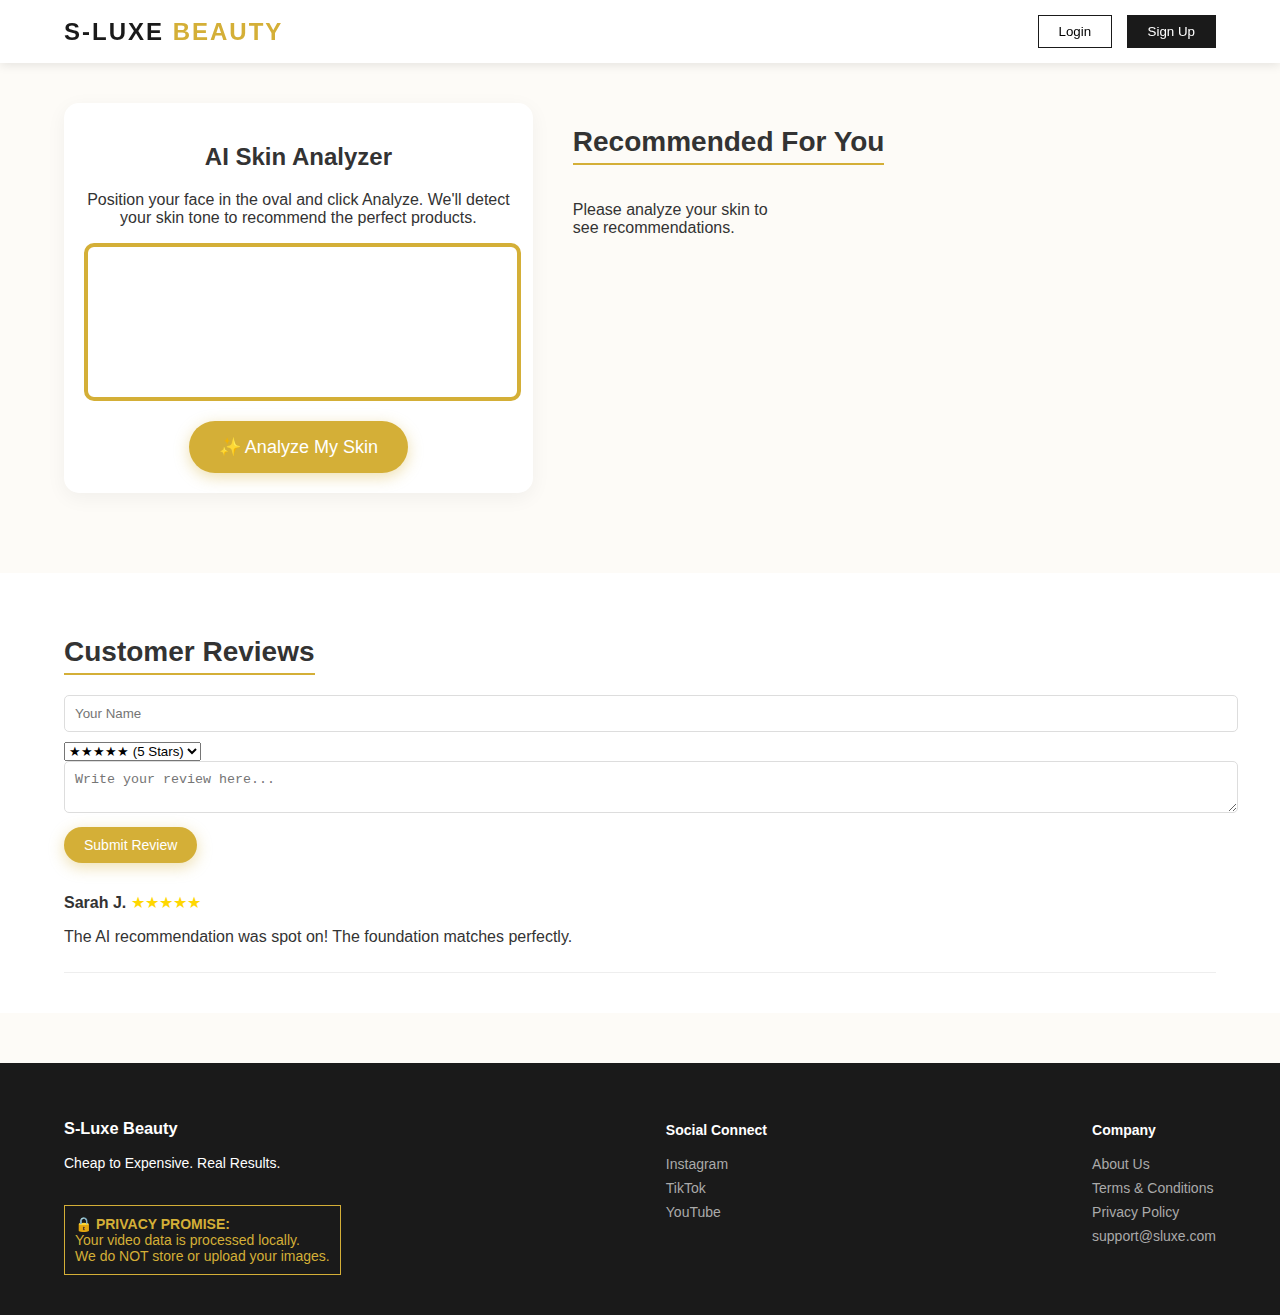
<file: index.html>
<!DOCTYPE html>
<html lang="en">
<head>
    <meta charset="UTF-8">
    <meta name="viewport" content="width=device-width, initial-scale=1.0">
    <title>S-Luxe Beauty | Virtual Skin Analysis & Shop</title>
    <style>
        /* --- CSS STYLING --- */
        :root {
            --primary: #d4af37; /* Gold */
            --secondary: #1a1a1a; /* Dark Grey */
            --bg: #fdfbf7; /* Off White */
            --accent: #e91e63; /* Pink for beauty */
            --text: #333;
        }

        body {
            font-family: 'Segoe UI', Tahoma, Geneva, Verdana, sans-serif;
            margin: 0;
            padding: 0;
            background-color: var(--bg);
            color: var(--text);
            overflow-x: hidden;
        }

        /* NAVBAR */
        nav {
            background-color: #fff;
            padding: 15px 5%;
            display: flex;
            justify-content: space-between;
            align-items: center;
            box-shadow: 0 2px 10px rgba(0,0,0,0.1);
            position: sticky;
            top: 0;
            z-index: 1000;
        }

        .logo {
            font-size: 24px;
            font-weight: bold;
            color: var(--secondary);
            text-transform: uppercase;
            letter-spacing: 2px;
        }

        .logo span { color: var(--primary); }

        .nav-links button {
            background: none;
            border: 1px solid var(--secondary);
            padding: 8px 20px;
            cursor: pointer;
            transition: 0.3s;
            margin-left: 10px;
            font-weight: 500;
        }

        .nav-links button.active {
            background-color: var(--secondary);
            color: #fff;
        }

        /* MAIN LAYOUT */
        .container {
            display: flex;
            flex-wrap: wrap;
            padding: 40px 5%;
            gap: 40px;
        }

        /* VIDEO SECTION */
        .camera-section {
            flex: 1;
            min-width: 300px;
            background: #fff;
            padding: 20px;
            border-radius: 15px;
            box-shadow: 0 5px 20px rgba(0,0,0,0.05);
            text-align: center;
        }

        .video-container {
            position: relative;
            width: 100%;
            max-width: 500px;
            margin: 0 auto;
            border-radius: 10px;
            overflow: hidden;
            border: 4px solid var(--primary);
        }

        video {
            width: 100%;
            display: block;
            transform: scaleX(-1); /* Mirror effect */
        }

        .overlay-guide {
            position: absolute;
            top: 50%;
            left: 50%;
            transform: translate(-50%, -50%);
            width: 150px;
            height: 200px;
            border: 2px dashed rgba(255,255,255,0.7);
            border-radius: 50%;
            pointer-events: none;
        }

        .controls {
            margin-top: 20px;
        }

        .btn-analyze {
            background-color: var(--primary);
            color: white;
            border: none;
            padding: 15px 30px;
            font-size: 18px;
            border-radius: 50px;
            cursor: pointer;
            transition: transform 0.2s;
            box-shadow: 0 4px 15px rgba(212, 175, 55, 0.4);
        }

        .btn-analyze:hover { transform: scale(1.05); }

        .result-box {
            margin-top: 20px;
            padding: 15px;
            background: #f0f0f0;
            border-radius: 8px;
            display: none;
        }

        /* PRODUCT SECTION */
        .product-section {
            flex: 1.5;
            min-width: 300px;
        }

        .section-title {
            font-size: 28px;
            margin-bottom: 20px;
            border-bottom: 2px solid var(--primary);
            display: inline-block;
            padding-bottom: 5px;
        }

        .products-grid {
            display: grid;
            grid-template-columns: repeat(auto-fill, minmax(200px, 1fr));
            gap: 20px;
        }

        .product-card {
            background: #fff;
            border-radius: 10px;
            padding: 15px;
            transition: 0.3s;
            box-shadow: 0 2px 10px rgba(0,0,0,0.05);
            position: relative;
        }

        .product-card:hover { transform: translateY(-5px); }

        .tag {
            position: absolute;
            top: 10px;
            right: 10px;
            background: var(--secondary);
            color: #fff;
            font-size: 10px;
            padding: 4px 8px;
            border-radius: 4px;
        }

        .p-name { font-weight: bold; margin: 10px 0 5px; }
        .p-brand { color: #777; font-size: 14px; }
        .p-price { color: var(--accent); font-weight: bold; font-size: 18px; margin: 5px 0; }
        
        .btn-buy {
            display: block;
            width: 100%;
            text-align: center;
            background-color: var(--secondary);
            color: #fff;
            padding: 8px;
            text-decoration: none;
            border-radius: 5px;
            margin-top: 10px;
            font-size: 14px;
        }

        /* REVIEWS & FOOTER */
        .reviews-section {
            padding: 40px 5%;
            background: #fff;
            margin-top: 40px;
        }

        .review-form input, .review-form textarea {
            width: 100%;
            padding: 10px;
            margin-bottom: 10px;
            border: 1px solid #ddd;
            border-radius: 5px;
        }

        footer {
            background: var(--secondary);
            color: #fff;
            padding: 40px 5%;
            margin-top: 50px;
            display: flex;
            flex-wrap: wrap;
            justify-content: space-between;
            font-size: 14px;
        }

        footer a { color: #aaa; text-decoration: none; display: block; margin-bottom: 8px; }
        footer a:hover { color: var(--primary); }
        
        .privacy-badge {
            margin-top: 20px;
            border: 1px solid var(--primary);
            padding: 10px;
            color: var(--primary);
            display: inline-block;
        }

        /* MODALS */
        .modal {
            display: none;
            position: fixed;
            top:0; left:0; width:100%; height:100%;
            background: rgba(0,0,0,0.5);
            justify-content: center;
            align-items: center;
            z-index: 2000;
        }
        .modal-content {
            background: #fff;
            padding: 30px;
            border-radius: 10px;
            width: 300px;
            text-align: center;
        }
        
        /* Canvas hidden for processing */
        #processCanvas { display: none; }

    </style>
</head>
<body>

    <nav>
        <div class="logo">S-Luxe <span>Beauty</span></div>
        <div class="nav-links">
            <button onclick="openModal('loginModal')">Login</button>
            <button onclick="openModal('signupModal')" class="active">Sign Up</button>
        </div>
    </nav>

    <div class="container">
        <div class="camera-section">
            <h2>AI Skin Analyzer</h2>
            <p>Position your face in the oval and click Analyze. We'll detect your skin tone to recommend the perfect products.</p>
            
            <div class="video-container">
                <video id="webcam" autoplay playsinline></video>
                <div class="overlay-guide"></div>
            </div>
            
            <div class="controls">
                <button class="btn-analyze" onclick="analyzeSkin()">✨ Analyze My Skin</button>
            </div>

            <div id="resultBox" class="result-box">
                <h3>Analysis Complete!</h3>
                <p>Detected Tone: <strong id="skinToneDisplay" style="color: var(--accent)">...</strong></p>
                <p>We have filtered the products below specifically for you.</p>
            </div>
            
            <canvas id="processCanvas"></canvas>
        </div>

        <div class="product-section">
            <h2 class="section-title">Recommended For You</h2>
            <div id="productsGrid" class="products-grid">
                <p>Please analyze your skin to see recommendations.</p>
            </div>
        </div>
    </div>

    <div class="reviews-section">
        <h2 class="section-title">Customer Reviews</h2>
        <div class="review-form">
            <input type="text" id="reviewName" placeholder="Your Name">
            <select id="reviewStars">
                <option value="5">★★★★★ (5 Stars)</option>
                <option value="4">★★★★☆ (4 Stars)</option>
                <option value="3">★★★☆☆ (3 Stars)</option>
            </select>
            <textarea id="reviewText" placeholder="Write your review here..."></textarea>
            <button class="btn-analyze" style="font-size: 14px; padding: 10px 20px;" onclick="addReview()">Submit Review</button>
        </div>
        <div id="reviewsList" style="margin-top: 20px;">
            <div style="border-bottom:1px solid #eee; padding:10px 0;">
                <strong>Sarah J.</strong> <span style="color:gold">★★★★★</span>
                <p>The AI recommendation was spot on! The foundation matches perfectly.</p>
            </div>
        </div>
    </div>

    <footer>
        <div>
            <h3>S-Luxe Beauty</h3>
            <p>Cheap to Expensive. Real Results.</p>
            <div class="privacy-badge">
                🔒 <strong>PRIVACY PROMISE:</strong><br>
                Your video data is processed locally.<br>
                We do NOT store or upload your images.
            </div>
        </div>
        <div>
            <h4>Social Connect</h4>
            <a href="#">Instagram</a>
            <a href="#">TikTok</a>
            <a href="#">YouTube</a>
        </div>
        <div>
            <h4>Company</h4>
            <a href="#">About Us</a>
            <a href="#">Terms & Conditions</a>
            <a href="#">Privacy Policy</a>
            <a href="mailto:support@sluxe.com">support@sluxe.com</a>
        </div>
    </footer>

    <div id="loginModal" class="modal" onclick="if(event.target === this) this.style.display='none'">
        <div class="modal-content">
            <h2>Welcome Back</h2>
            <input type="email" placeholder="Email" style="width:90%; padding:10px; margin:10px 0;">
            <input type="password" placeholder="Password" style="width:90%; padding:10px; margin:10px 0;">
            <button class="btn-analyze" style="width:100%; font-size:16px;">Login</button>
        </div>
    </div>

    <div id="signupModal" class="modal" onclick="if(event.target === this) this.style.display='none'">
        <div class="modal-content">
            <h2>Join S-Luxe</h2>
            <input type="text" placeholder="Full Name" style="width:90%; padding:10px; margin:10px 0;">
            <input type="email" placeholder="Email" style="width:90%; padding:10px; margin:10px 0;">
            <button class="btn-analyze" style="width:100%; font-size:16px;">Create Account</button>
        </div>
    </div>

    <script>
        // --- 1. CAMERA LOGIC ---
        const video = document.getElementById('webcam');
        const canvas = document.getElementById('processCanvas');
        const ctx = canvas.getContext('2d');
        let currentStream = null;

        async function startCamera() {
            try {
                const stream = await navigator.mediaDevices.getUserMedia({ 
                    video: { width: 640, height: 480, facingMode: "user" } 
                });
                video.srcObject = stream;
                currentStream = stream;
            } catch (err) {
                alert("Please allow camera access to use the AI Skin Analyzer.");
                console.error("Camera error:", err);
            }
        }

        // Start camera on load
        window.addEventListener('load', startCamera);

        // --- 2. AI SKIN ANALYSIS LOGIC (Real Pixel Sampling) ---
        function analyzeSkin() {
            if (!currentStream) {
                alert("Camera not active.");
                return;
            }

            // Set canvas size to match video
            canvas.width = video.videoWidth;
            canvas.height = video.videoHeight;

            // Draw current video frame to canvas
            ctx.drawImage(video, 0, 0, canvas.width, canvas.height);

            // Sample pixels from the center (approx cheek/face area)
            // Area: Center 50x50 pixels
            const centerX = canvas.width / 2;
            const centerY = canvas.height / 2;
            const frameData = ctx.getImageData(centerX - 25, centerY - 25, 50, 50);
            const data = frameData.data;

            let r = 0, g = 0, b = 0;
            let count = 0;

            // Calculate Average Color
            for (let i = 0; i < data.length; i += 4) {
                r += data[i];
                g += data[i+1];
                b += data[i+2];
                count++;
            }

            r = Math.floor(r / count);
            g = Math.floor(g / count);
            b = Math.floor(b / count);

            // Simple Logic to categorize Skin Tone based on Brightness
            // (Standard luminance formula)
            const brightness = 0.2126 * r + 0.7152 * g + 0.0722 * b;
            
            let tone = "Medium";
            if (brightness > 160) tone = "Fair";
            else if (brightness < 100) tone = "Dark";
            else tone = "Medium";

            // UI Update
            document.getElementById('resultBox').style.display = 'block';
            document.getElementById('skinToneDisplay').innerText = tone + " Skin Tone";
            
            // Trigger Recommendations
            renderProducts(tone);
        }

        // --- 3. PRODUCT DATABASE (Simulated API Data) ---
        const allProducts = [
            // FAIR SKIN PRODUCTS
            { name: "Fit Me Matte", brand: "Maybelline", price: "$8", tone: "Fair", type: "Cheap", link: "https://www.amazon.com/s?k=maybelline+fit+me+fair" },
            { name: "Radiant Creamy", brand: "NARS", price: "$32", tone: "Fair", type: "Expensive", link: "https://www.sephora.com" },
            { name: "True Match", brand: "L'Oreal", price: "$10", tone: "Fair", type: "Cheap", link: "https://www.amazon.com" },
            
            // MEDIUM SKIN PRODUCTS
            { name: "Infallible Fresh", brand: "L'Oreal", price: "$12", tone: "Medium", type: "Cheap", link: "https://www.amazon.com" },
            { name: "Pro Filt'r Soft Matte", brand: "Fenty Beauty", price: "$39", tone: "Medium", type: "Expensive", link: "https://fentybeauty.com" },
            { name: "Double Wear", brand: "Estee Lauder", price: "$48", tone: "Medium", type: "Expensive", link: "https://www.esteelauder.com" },

            // DARK SKIN PRODUCTS
            { name: "Can't Stop Won't Stop", brand: "NYX", price: "$15", tone: "Dark", type: "Cheap", link: "https://www.nyxcosmetics.com" },
            { name: "Luminous Silk", brand: "Armani", price: "$65", tone: "Dark", type: "Expensive", link: "https://www.giorgioarmanibeauty-usa.com" },
            { name: "Skin Long-Wear", brand: "Bobbi Brown", price: "$52", tone: "Dark", type: "Expensive", link: "https://www.bobbibrowncosmetics.com" }
        ];

        function renderProducts(detectedTone) {
            const grid = document.getElementById('productsGrid');
            grid.innerHTML = ""; // Clear current

            // Filter logic
            const filtered = allProducts.filter(p => p.tone === detectedTone);

            filtered.forEach(p => {
                const html = `
                    <div class="product-card">
                        <span class="tag">${p.type}</span>
                        <div class="p-brand">${p.brand}</div>
                        <div class="p-name">${p.name}</div>
                        <div class="p-price">${p.price}</div>
                        <a href="${p.link}" target="_blank" class="btn-buy">Buy Now</a>
                    </div>
                `;
                grid.innerHTML += html;
            });
        }

        // --- 4. REVIEW SYSTEM ---
        function addReview() {
            const name = document.getElementById('reviewName').value;
            const text = document.getElementById('reviewText').value;
            const stars = document.getElementById('reviewStars').value;

            if(!name || !text) return alert("Please fill in all fields");

            const list = document.getElementById('reviewsList');
            const newReview = document.createElement('div');
            newReview.style.borderBottom = "1px solid #eee";
            newReview.style.padding = "10px 0";
            
            let starStr = "★".repeat(stars);
            
            newReview.innerHTML = `
                <strong>${name}</strong> <span style="color:gold">${starStr}</span>
                <p>${text}</p>
            `;
            
            list.prepend(newReview);
            
            // Clear inputs
            document.getElementById('reviewName').value = "";
            document.getElementById('reviewText').value = "";
        }

        // --- 5. UI UTILITIES ---
        function openModal(id) {
            document.getElementById(id).style.display = 'flex';
        }
        
        // Initial load of all products
        // renderProducts("Medium"); // default
    </script>
</body>
</html>
</file>
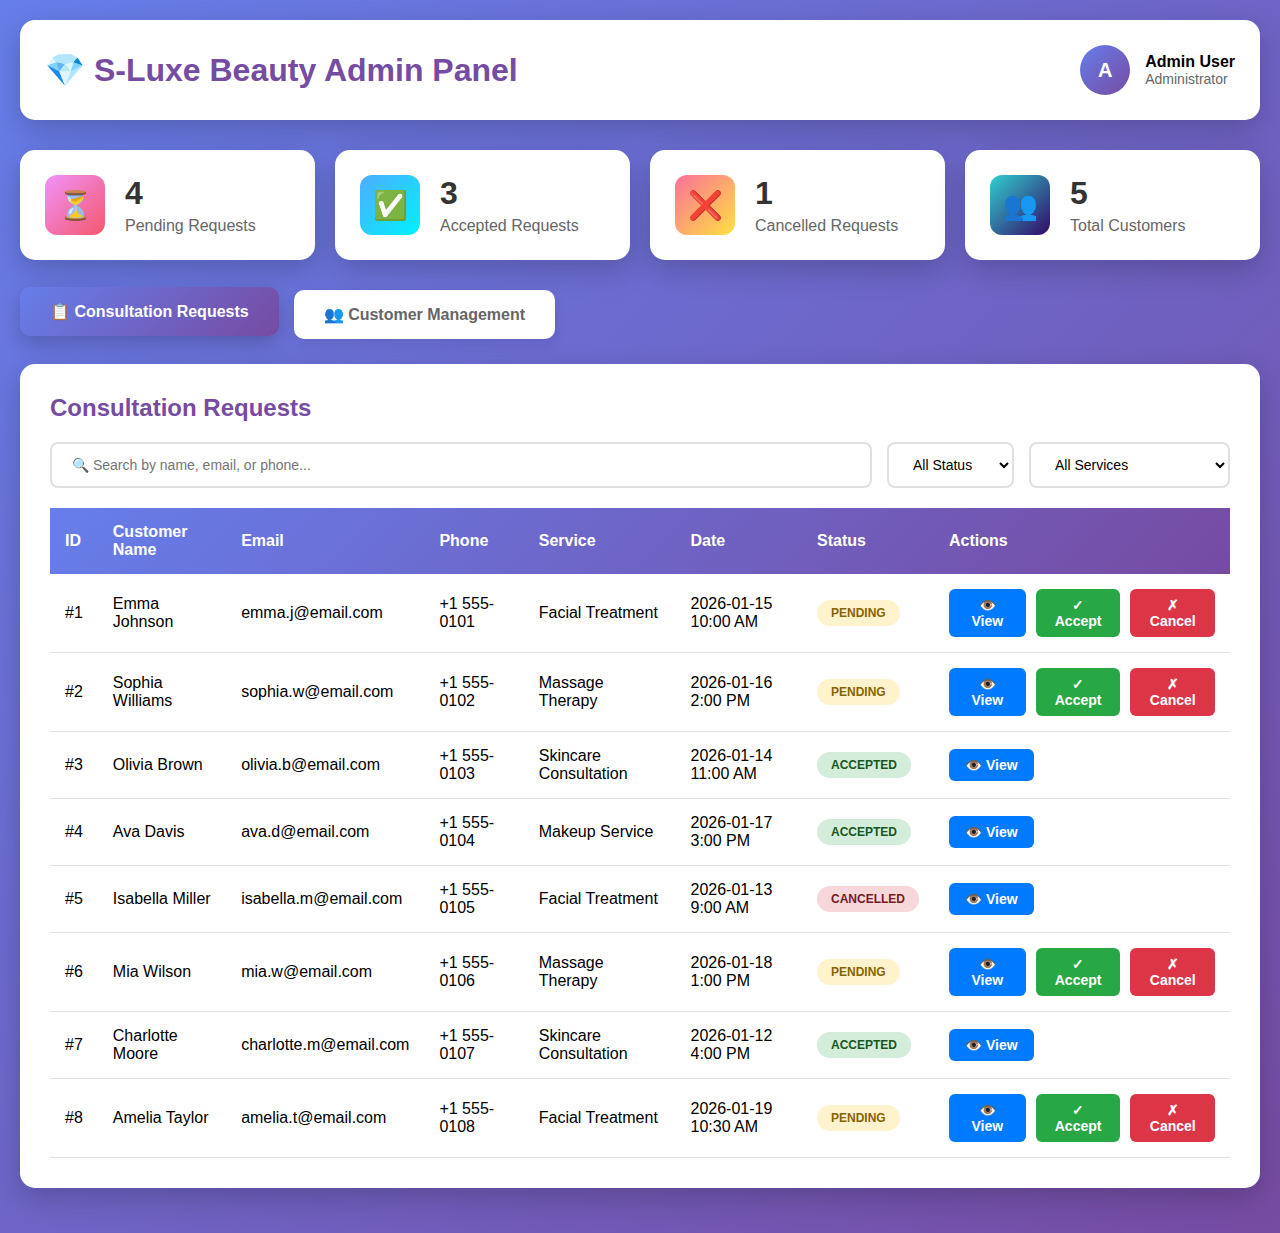
<file: admin-panel.html>
<!DOCTYPE html>
<html lang="en">
<head>
    <meta charset="UTF-8">
    <meta name="viewport" content="width=device-width, initial-scale=1.0">
    <title>S-Luxe Beauty - Admin Panel</title>
    <style>
        * {
            margin: 0;
            padding: 0;
            box-sizing: border-box;
        }

        body {
            font-family: 'Segoe UI', Tahoma, Geneva, Verdana, sans-serif;
            background: linear-gradient(135deg, #667eea 0%, #764ba2 100%);
            min-height: 100vh;
            padding: 20px;
        }

        .container {
            max-width: 1400px;
            margin: 0 auto;
        }

        .header {
            background: white;
            padding: 25px;
            border-radius: 15px;
            box-shadow: 0 10px 30px rgba(0,0,0,0.2);
            margin-bottom: 30px;
            display: flex;
            justify-content: space-between;
            align-items: center;
        }

        .header h1 {
            color: #764ba2;
            font-size: 2em;
        }

        .header .admin-info {
            display: flex;
            align-items: center;
            gap: 15px;
        }

        .admin-avatar {
            width: 50px;
            height: 50px;
            border-radius: 50%;
            background: linear-gradient(135deg, #667eea 0%, #764ba2 100%);
            display: flex;
            align-items: center;
            justify-content: center;
            color: white;
            font-weight: bold;
            font-size: 20px;
        }

        .tabs {
            display: flex;
            gap: 15px;
            margin-bottom: 25px;
        }

        .tab-button {
            padding: 15px 30px;
            background: white;
            border: none;
            border-radius: 10px;
            cursor: pointer;
            font-size: 16px;
            font-weight: 600;
            color: #666;
            transition: all 0.3s ease;
            box-shadow: 0 5px 15px rgba(0,0,0,0.1);
        }

        .tab-button.active {
            background: linear-gradient(135deg, #667eea 0%, #764ba2 100%);
            color: white;
            transform: translateY(-3px);
            box-shadow: 0 8px 20px rgba(0,0,0,0.2);
        }

        .tab-content {
            display: none;
        }

        .tab-content.active {
            display: block;
        }

        .stats {
            display: grid;
            grid-template-columns: repeat(auto-fit, minmax(250px, 1fr));
            gap: 20px;
            margin-bottom: 30px;
        }

        .stat-card {
            background: white;
            padding: 25px;
            border-radius: 15px;
            box-shadow: 0 10px 30px rgba(0,0,0,0.2);
            display: flex;
            align-items: center;
            gap: 20px;
        }

        .stat-icon {
            width: 60px;
            height: 60px;
            border-radius: 12px;
            display: flex;
            align-items: center;
            justify-content: center;
            font-size: 28px;
        }

        .stat-icon.pending {
            background: linear-gradient(135deg, #f093fb 0%, #f5576c 100%);
        }

        .stat-icon.accepted {
            background: linear-gradient(135deg, #4facfe 0%, #00f2fe 100%);
        }

        .stat-icon.cancelled {
            background: linear-gradient(135deg, #fa709a 0%, #fee140 100%);
        }

        .stat-icon.customers {
            background: linear-gradient(135deg, #30cfd0 0%, #330867 100%);
        }

        .stat-info h3 {
            font-size: 32px;
            color: #333;
        }

        .stat-info p {
            color: #666;
            margin-top: 5px;
        }

        .section {
            background: white;
            padding: 30px;
            border-radius: 15px;
            box-shadow: 0 10px 30px rgba(0,0,0,0.2);
            margin-bottom: 25px;
        }

        .section h2 {
            color: #764ba2;
            margin-bottom: 20px;
            font-size: 24px;
        }

        .search-filter {
            display: flex;
            gap: 15px;
            margin-bottom: 20px;
            flex-wrap: wrap;
        }

        .search-input {
            flex: 1;
            min-width: 250px;
            padding: 12px 20px;
            border: 2px solid #e0e0e0;
            border-radius: 8px;
            font-size: 14px;
            transition: border 0.3s;
        }

        .search-input:focus {
            outline: none;
            border-color: #764ba2;
        }

        .filter-select {
            padding: 12px 20px;
            border: 2px solid #e0e0e0;
            border-radius: 8px;
            font-size: 14px;
            cursor: pointer;
            background: white;
        }

        table {
            width: 100%;
            border-collapse: collapse;
            margin-top: 20px;
        }

        thead {
            background: linear-gradient(135deg, #667eea 0%, #764ba2 100%);
            color: white;
        }

        th {
            padding: 15px;
            text-align: left;
            font-weight: 600;
        }

        td {
            padding: 15px;
            border-bottom: 1px solid #e0e0e0;
        }

        tbody tr {
            transition: background 0.3s;
        }

        tbody tr:hover {
            background: #f8f9fa;
        }

        .status-badge {
            padding: 6px 14px;
            border-radius: 20px;
            font-size: 12px;
            font-weight: 600;
            display: inline-block;
        }

        .status-pending {
            background: #fff3cd;
            color: #856404;
        }

        .status-accepted {
            background: #d4edda;
            color: #155724;
        }

        .status-cancelled {
            background: #f8d7da;
            color: #721c24;
        }

        .action-buttons {
            display: flex;
            gap: 10px;
        }

        .btn {
            padding: 8px 16px;
            border: none;
            border-radius: 6px;
            cursor: pointer;
            font-size: 14px;
            font-weight: 600;
            transition: all 0.3s;
        }

        .btn-accept {
            background: #28a745;
            color: white;
        }

        .btn-accept:hover {
            background: #218838;
            transform: translateY(-2px);
        }

        .btn-cancel {
            background: #dc3545;
            color: white;
        }

        .btn-cancel:hover {
            background: #c82333;
            transform: translateY(-2px);
        }

        .btn-view {
            background: #007bff;
            color: white;
        }

        .btn-view:hover {
            background: #0056b3;
            transform: translateY(-2px);
        }

        .btn-edit {
            background: #ffc107;
            color: #333;
        }

        .btn-edit:hover {
            background: #e0a800;
            transform: translateY(-2px);
        }

        .btn-delete {
            background: #dc3545;
            color: white;
        }

        .btn-delete:hover {
            background: #c82333;
            transform: translateY(-2px);
        }

        .modal {
            display: none;
            position: fixed;
            top: 0;
            left: 0;
            width: 100%;
            height: 100%;
            background: rgba(0,0,0,0.7);
            z-index: 1000;
            align-items: center;
            justify-content: center;
        }

        .modal.active {
            display: flex;
        }

        .modal-content {
            background: white;
            padding: 40px;
            border-radius: 15px;
            max-width: 600px;
            width: 90%;
            max-height: 80vh;
            overflow-y: auto;
            box-shadow: 0 20px 60px rgba(0,0,0,0.3);
        }

        .modal-header {
            display: flex;
            justify-content: space-between;
            align-items: center;
            margin-bottom: 25px;
        }

        .modal-header h3 {
            color: #764ba2;
            font-size: 24px;
        }

        .close-modal {
            font-size: 30px;
            cursor: pointer;
            color: #999;
            transition: color 0.3s;
        }

        .close-modal:hover {
            color: #333;
        }

        .modal-body {
            margin-bottom: 25px;
        }

        .detail-row {
            display: flex;
            margin-bottom: 15px;
            padding-bottom: 15px;
            border-bottom: 1px solid #e0e0e0;
        }

        .detail-label {
            font-weight: 600;
            color: #666;
            width: 150px;
        }

        .detail-value {
            color: #333;
            flex: 1;
        }

        .modal-footer {
            display: flex;
            gap: 15px;
            justify-content: flex-end;
        }

        .empty-state {
            text-align: center;
            padding: 60px 20px;
            color: #999;
        }

        .empty-state-icon {
            font-size: 80px;
            margin-bottom: 20px;
        }

        .empty-state p {
            font-size: 18px;
        }

        @media (max-width: 768px) {
            .header {
                flex-direction: column;
                gap: 20px;
                text-align: center;
            }

            .tabs {
                flex-direction: column;
            }

            .stats {
                grid-template-columns: 1fr;
            }

            table {
                font-size: 12px;
            }

            .action-buttons {
                flex-direction: column;
            }
        }
    </style>
</head>
<body>
    <div class="container">
        <!-- Header -->
        <div class="header">
            <h1>💎 S-Luxe Beauty Admin Panel</h1>
            <div class="admin-info">
                <div class="admin-avatar">A</div>
                <div>
                    <div style="font-weight: 600;">Admin User</div>
                    <div style="color: #666; font-size: 14px;">Administrator</div>
                </div>
            </div>
        </div>

        <!-- Statistics -->
        <div class="stats">
            <div class="stat-card">
                <div class="stat-icon pending">⏳</div>
                <div class="stat-info">
                    <h3 id="stat-pending">5</h3>
                    <p>Pending Requests</p>
                </div>
            </div>
            <div class="stat-card">
                <div class="stat-icon accepted">✅</div>
                <div class="stat-info">
                    <h3 id="stat-accepted">12</h3>
                    <p>Accepted Requests</p>
                </div>
            </div>
            <div class="stat-card">
                <div class="stat-icon cancelled">❌</div>
                <div class="stat-info">
                    <h3 id="stat-cancelled">3</h3>
                    <p>Cancelled Requests</p>
                </div>
            </div>
            <div class="stat-card">
                <div class="stat-icon customers">👥</div>
                <div class="stat-info">
                    <h3 id="stat-customers">45</h3>
                    <p>Total Customers</p>
                </div>
            </div>
        </div>

        <!-- Tabs -->
        <div class="tabs">
            <button class="tab-button active" onclick="switchTab('consultations')">
                📋 Consultation Requests
            </button>
            <button class="tab-button" onclick="switchTab('customers')">
                👥 Customer Management
            </button>
        </div>

        <!-- Consultations Tab -->
        <div id="consultations-tab" class="tab-content active">
            <div class="section">
                <h2>Consultation Requests</h2>
                
                <div class="search-filter">
                    <input type="text" class="search-input" id="search-consultations" placeholder="🔍 Search by name, email, or phone...">
                    <select class="filter-select" id="filter-status" onchange="filterConsultations()">
                        <option value="all">All Status</option>
                        <option value="pending">Pending</option>
                        <option value="accepted">Accepted</option>
                        <option value="cancelled">Cancelled</option>
                    </select>
                    <select class="filter-select" id="filter-service" onchange="filterConsultations()">
                        <option value="all">All Services</option>
                        <option value="facial">Facial Treatment</option>
                        <option value="massage">Massage Therapy</option>
                        <option value="skincare">Skincare Consultation</option>
                        <option value="makeup">Makeup Service</option>
                    </select>
                </div>

                <table id="consultations-table">
                    <thead>
                        <tr>
                            <th>ID</th>
                            <th>Customer Name</th>
                            <th>Email</th>
                            <th>Phone</th>
                            <th>Service</th>
                            <th>Date</th>
                            <th>Status</th>
                            <th>Actions</th>
                        </tr>
                    </thead>
                    <tbody id="consultations-tbody">
                        <!-- Data will be populated by JavaScript -->
                    </tbody>
                </table>
            </div>
        </div>

        <!-- Customers Tab -->
        <div id="customers-tab" class="tab-content">
            <div class="section">
                <h2>Customer Management</h2>
                
                <div class="search-filter">
                    <input type="text" class="search-input" id="search-customers" placeholder="🔍 Search customers by name, email, or phone...">
                    <select class="filter-select" id="filter-customer-type" onchange="filterCustomers()">
                        <option value="all">All Customers</option>
                        <option value="vip">VIP</option>
                        <option value="regular">Regular</option>
                        <option value="new">New</option>
                    </select>
                </div>

                <table id="customers-table">
                    <thead>
                        <tr>
                            <th>ID</th>
                            <th>Name</th>
                            <th>Email</th>
                            <th>Phone</th>
                            <th>Type</th>
                            <th>Visits</th>
                            <th>Joined Date</th>
                            <th>Actions</th>
                        </tr>
                    </thead>
                    <tbody id="customers-tbody">
                        <!-- Data will be populated by JavaScript -->
                    </tbody>
                </table>
            </div>
        </div>
    </div>

    <!-- Consultation Detail Modal -->
    <div id="consultation-modal" class="modal">
        <div class="modal-content">
            <div class="modal-header">
                <h3>Consultation Details</h3>
                <span class="close-modal" onclick="closeModal('consultation-modal')">&times;</span>
            </div>
            <div class="modal-body" id="consultation-details">
                <!-- Details will be populated by JavaScript -->
            </div>
            <div class="modal-footer">
                <button class="btn btn-accept" onclick="acceptConsultation()">✓ Accept</button>
                <button class="btn btn-cancel" onclick="cancelConsultation()">✗ Cancel</button>
            </div>
        </div>
    </div>

    <!-- Customer Detail Modal -->
    <div id="customer-modal" class="modal">
        <div class="modal-content">
            <div class="modal-header">
                <h3>Customer Details</h3>
                <span class="close-modal" onclick="closeModal('customer-modal')">&times;</span>
            </div>
            <div class="modal-body" id="customer-details">
                <!-- Details will be populated by JavaScript -->
            </div>
            <div class="modal-footer">
                <button class="btn btn-edit" onclick="editCustomer()">✏️ Edit</button>
                <button class="btn btn-delete" onclick="deleteCustomer()">🗑️ Delete</button>
            </div>
        </div>
    </div>

    <script>
        // Sample data - In production, this would come from a backend API
        let consultations = [
            {id: 1, name: 'Emma Johnson', email: 'emma.j@email.com', phone: '+1 555-0101', service: 'Facial Treatment', date: '2026-01-15', time: '10:00 AM', status: 'pending', notes: 'First time customer, interested in anti-aging treatment'},
            {id: 2, name: 'Sophia Williams', email: 'sophia.w@email.com', phone: '+1 555-0102', service: 'Massage Therapy', date: '2026-01-16', time: '2:00 PM', status: 'pending', notes: 'Prefers Swedish massage'},
            {id: 3, name: 'Olivia Brown', email: 'olivia.b@email.com', phone: '+1 555-0103', service: 'Skincare Consultation', date: '2026-01-14', time: '11:00 AM', status: 'accepted', notes: 'Dealing with acne, sensitive skin'},
            {id: 4, name: 'Ava Davis', email: 'ava.d@email.com', phone: '+1 555-0104', service: 'Makeup Service', date: '2026-01-17', time: '3:00 PM', status: 'accepted', notes: 'Bridal makeup for wedding'},
            {id: 5, name: 'Isabella Miller', email: 'isabella.m@email.com', phone: '+1 555-0105', service: 'Facial Treatment', date: '2026-01-13', time: '9:00 AM', status: 'cancelled', notes: 'Customer requested cancellation'},
            {id: 6, name: 'Mia Wilson', email: 'mia.w@email.com', phone: '+1 555-0106', service: 'Massage Therapy', date: '2026-01-18', time: '1:00 PM', status: 'pending', notes: 'Sports massage for back pain'},
            {id: 7, name: 'Charlotte Moore', email: 'charlotte.m@email.com', phone: '+1 555-0107', service: 'Skincare Consultation', date: '2026-01-12', time: '4:00 PM', status: 'accepted', notes: 'Looking for anti-wrinkle solutions'},
            {id: 8, name: 'Amelia Taylor', email: 'amelia.t@email.com', phone: '+1 555-0108', service: 'Facial Treatment', date: '2026-01-19', time: '10:30 AM', status: 'pending', notes: 'Hydrating facial treatment'},
        ];

        let customers = [
            {id: 1, name: 'Emma Johnson', email: 'emma.j@email.com', phone: '+1 555-0101', type: 'regular', visits: 5, joined: '2025-06-15', address: '123 Main St, City', birthday: '1990-05-20'},
            {id: 2, name: 'Sophia Williams', email: 'sophia.w@email.com', phone: '+1 555-0102', type: 'vip', visits: 15, joined: '2024-03-10', address: '456 Oak Ave, Town', birthday: '1988-08-12'},
            {id: 3, name: 'Olivia Brown', email: 'olivia.b@email.com', phone: '+1 555-0103', type: 'regular', visits: 8, joined: '2025-01-22', address: '789 Pine Rd, Village', birthday: '1992-11-30'},
            {id: 4, name: 'Ava Davis', email: 'ava.d@email.com', phone: '+1 555-0104', type: 'new', visits: 1, joined: '2025-12-05', address: '321 Elm St, City', birthday: '1995-03-18'},
            {id: 5, name: 'Isabella Miller', email: 'isabella.m@email.com', phone: '+1 555-0105', type: 'vip', visits: 22, joined: '2023-09-14', address: '654 Maple Dr, Town', birthday: '1985-07-25'},
        ];

        let currentConsultationId = null;
        let currentCustomerId = null;

        // Initialize the page
        function init() {
            renderConsultations();
            renderCustomers();
            updateStats();
            setupSearchListeners();
        }

        // Tab switching
        function switchTab(tab) {
            document.querySelectorAll('.tab-button').forEach(btn => btn.classList.remove('active'));
            document.querySelectorAll('.tab-content').forEach(content => content.classList.remove('active'));
            
            event.target.classList.add('active');
            document.getElementById(tab + '-tab').classList.add('active');
        }

        // Render consultations table
        function renderConsultations(filter = {}) {
            const tbody = document.getElementById('consultations-tbody');
            let filteredData = consultations;

            // Apply filters
            if (filter.status && filter.status !== 'all') {
                filteredData = filteredData.filter(c => c.status === filter.status);
            }
            if (filter.service && filter.service !== 'all') {
                filteredData = filteredData.filter(c => c.service.toLowerCase().includes(filter.service.toLowerCase()));
            }
            if (filter.search) {
                const searchLower = filter.search.toLowerCase();
                filteredData = filteredData.filter(c => 
                    c.name.toLowerCase().includes(searchLower) ||
                    c.email.toLowerCase().includes(searchLower) ||
                    c.phone.includes(searchLower)
                );
            }

            if (filteredData.length === 0) {
                tbody.innerHTML = `
                    <tr>
                        <td colspan="8">
                            <div class="empty-state">
                                <div class="empty-state-icon">📭</div>
                                <p>No consultation requests found</p>
                            </div>
                        </td>
                    </tr>
                `;
                return;
            }

            tbody.innerHTML = filteredData.map(c => `
                <tr>
                    <td>#${c.id}</td>
                    <td>${c.name}</td>
                    <td>${c.email}</td>
                    <td>${c.phone}</td>
                    <td>${c.service}</td>
                    <td>${c.date} ${c.time}</td>
                    <td><span class="status-badge status-${c.status}">${c.status.toUpperCase()}</span></td>
                    <td>
                        <div class="action-buttons">
                            <button class="btn btn-view" onclick="viewConsultation(${c.id})">👁️ View</button>
                            ${c.status === 'pending' ? `
                                <button class="btn btn-accept" onclick="quickAccept(${c.id})">✓ Accept</button>
                                <button class="btn btn-cancel" onclick="quickCancel(${c.id})">✗ Cancel</button>
                            ` : ''}
                        </div>
                    </td>
                </tr>
            `).join('');
        }

        // Render customers table
        function renderCustomers(filter = {}) {
            const tbody = document.getElementById('customers-tbody');
            let filteredData = customers;

            // Apply filters
            if (filter.type && filter.type !== 'all') {
                filteredData = filteredData.filter(c => c.type === filter.type);
            }
            if (filter.search) {
                const searchLower = filter.search.toLowerCase();
                filteredData = filteredData.filter(c => 
                    c.name.toLowerCase().includes(searchLower) ||
                    c.email.toLowerCase().includes(searchLower) ||
                    c.phone.includes(searchLower)
                );
            }

            if (filteredData.length === 0) {
                tbody.innerHTML = `
                    <tr>
                        <td colspan="8">
                            <div class="empty-state">
                                <div class="empty-state-icon">👤</div>
                                <p>No customers found</p>
                            </div>
                        </td>
                    </tr>
                `;
                return;
            }

            tbody.innerHTML = filteredData.map(c => `
                <tr>
                    <td>#${c.id}</td>
                    <td>${c.name}</td>
                    <td>${c.email}</td>
                    <td>${c.phone}</td>
                    <td><span class="status-badge status-${c.type === 'vip' ? 'accepted' : c.type === 'new' ? 'pending' : 'cancelled'}">${c.type.toUpperCase()}</span></td>
                    <td>${c.visits}</td>
                    <td>${c.joined}</td>
                    <td>
                        <div class="action-buttons">
                            <button class="btn btn-view" onclick="viewCustomer(${c.id})">👁️ View</button>
                            <button class="btn btn-edit" onclick="quickEdit(${c.id})">✏️ Edit</button>
                            <button class="btn btn-delete" onclick="quickDelete(${c.id})">🗑️ Delete</button>
                        </div>
                    </td>
                </tr>
            `).join('');
        }

        // View consultation details
        function viewConsultation(id) {
            const consultation = consultations.find(c => c.id === id);
            if (!consultation) return;

            currentConsultationId = id;
            const detailsDiv = document.getElementById('consultation-details');
            
            detailsDiv.innerHTML = `
                <div class="detail-row">
                    <div class="detail-label">Request ID:</div>
                    <div class="detail-value">#${consultation.id}</div>
                </div>
                <div class="detail-row">
                    <div class="detail-label">Customer Name:</div>
                    <div class="detail-value">${consultation.name}</div>
                </div>
                <div class="detail-row">
                    <div class="detail-label">Email:</div>
                    <div class="detail-value">${consultation.email}</div>
                </div>
                <div class="detail-row">
                    <div class="detail-label">Phone:</div>
                    <div class="detail-value">${consultation.phone}</div>
                </div>
                <div class="detail-row">
                    <div class="detail-label">Service:</div>
                    <div class="detail-value">${consultation.service}</div>
                </div>
                <div class="detail-row">
                    <div class="detail-label">Date & Time:</div>
                    <div class="detail-value">${consultation.date} at ${consultation.time}</div>
                </div>
                <div class="detail-row">
                    <div class="detail-label">Status:</div>
                    <div class="detail-value"><span class="status-badge status-${consultation.status}">${consultation.status.toUpperCase()}</span></div>
                </div>
                <div class="detail-row">
                    <div class="detail-label">Notes:</div>
                    <div class="detail-value">${consultation.notes}</div>
                </div>
            `;

            document.getElementById('consultation-modal').classList.add('active');
        }

        // View customer details
        function viewCustomer(id) {
            const customer = customers.find(c => c.id === id);
            if (!customer) return;

            currentCustomerId = id;
            const detailsDiv = document.getElementById('customer-details');
            
            detailsDiv.innerHTML = `
                <div class="detail-row">
                    <div class="detail-label">Customer ID:</div>
                    <div class="detail-value">#${customer.id}</div>
                </div>
                <div class="detail-row">
                    <div class="detail-label">Name:</div>
                    <div class="detail-value">${customer.name}</div>
                </div>
                <div class="detail-row">
                    <div class="detail-label">Email:</div>
                    <div class="detail-value">${customer.email}</div>
                </div>
                <div class="detail-row">
                    <div class="detail-label">Phone:</div>
                    <div class="detail-value">${customer.phone}</div>
                </div>
                <div class="detail-row">
                    <div class="detail-label">Address:</div>
                    <div class="detail-value">${customer.address}</div>
                </div>
                <div class="detail-row">
                    <div class="detail-label">Birthday:</div>
                    <div class="detail-value">${customer.birthday}</div>
                </div>
                <div class="detail-row">
                    <div class="detail-label">Customer Type:</div>
                    <div class="detail-value"><span class="status-badge status-${customer.type === 'vip' ? 'accepted' : customer.type === 'new' ? 'pending' : 'cancelled'}">${customer.type.toUpperCase()}</span></div>
                </div>
                <div class="detail-row">
                    <div class="detail-label">Total Visits:</div>
                    <div class="detail-value">${customer.visits}</div>
                </div>
                <div class="detail-row">
                    <div class="detail-label">Joined Date:</div>
                    <div class="detail-value">${customer.joined}</div>
                </div>
            `;

            document.getElementById('customer-modal').classList.add('active');
        }

        // Quick accept consultation
        function quickAccept(id) {
            if (confirm('Are you sure you want to accept this consultation request?')) {
                const consultation = consultations.find(c => c.id === id);
                if (consultation) {
                    consultation.status = 'accepted';
                    renderConsultations();
                    updateStats();
                    alert('✅ Consultation request accepted successfully!');
                }
            }
        }

        // Accept consultation from modal
        function acceptConsultation() {
            if (currentConsultationId) {
                quickAccept(currentConsultationId);
                closeModal('consultation-modal');
            }
        }

        // Quick cancel consultation
        function quickCancel(id) {
            if (confirm('Are you sure you want to cancel this consultation request?')) {
                const consultation = consultations.find(c => c.id === id);
                if (consultation) {
                    consultation.status = 'cancelled';
                    renderConsultations();
                    updateStats();
                    alert('❌ Consultation request cancelled.');
                }
            }
        }

        // Cancel consultation from modal
        function cancelConsultation() {
            if (currentConsultationId) {
                quickCancel(currentConsultationId);
                closeModal('consultation-modal');
            }
        }

        // Quick edit customer
        function quickEdit(id) {
            alert('Edit functionality would open a form to modify customer details. (Feature to be implemented)');
        }

        // Edit customer from modal
        function editCustomer() {
            if (currentCustomerId) {
                alert('Edit functionality would open a form to modify customer details. (Feature to be implemented)');
            }
        }

        // Quick delete customer
        function quickDelete(id) {
            if (confirm('Are you sure you want to delete this customer? This action cannot be undone.')) {
                customers = customers.filter(c => c.id !== id);
                renderCustomers();
                updateStats();
                alert('🗑️ Customer deleted successfully.');
            }
        }

        // Delete customer from modal
        function deleteCustomer() {
            if (currentCustomerId) {
                quickDelete(currentCustomerId);
                closeModal('customer-modal');
            }
        }

        // Close modal
        function closeModal(modalId) {
            document.getElementById(modalId).classList.remove('active');
            currentConsultationId = null;
            currentCustomerId = null;
        }

        // Filter consultations
        function filterConsultations() {
            const status = document.getElementById('filter-status').value;
            const service = document.getElementById('filter-service').value;
            const search = document.getElementById('search-consultations').value;
            
            renderConsultations({ status, service, search });
        }

        // Filter customers
        function filterCustomers() {
            const type = document.getElementById('filter-customer-type').value;
            const search = document.getElementById('search-customers').value;
            
            renderCustomers({ type, search });
        }

        // Setup search listeners
        function setupSearchListeners() {
            document.getElementById('search-consultations').addEventListener('input', filterConsultations);
            document.getElementById('search-customers').addEventListener('input', filterCustomers);
        }

        // Update statistics
        function updateStats() {
            const pending = consultations.filter(c => c.status === 'pending').length;
            const accepted = consultations.filter(c => c.status === 'accepted').length;
            const cancelled = consultations.filter(c => c.status === 'cancelled').length;
            
            document.getElementById('stat-pending').textContent = pending;
            document.getElementById('stat-accepted').textContent = accepted;
            document.getElementById('stat-cancelled').textContent = cancelled;
            document.getElementById('stat-customers').textContent = customers.length;
        }

        // Close modal when clicking outside
        window.onclick = function(event) {
            if (event.target.classList.contains('modal')) {
                event.target.classList.remove('active');
            }
        }

        // Initialize on page load
        window.onload = init;
    </script>
</body>
</html>
</file>
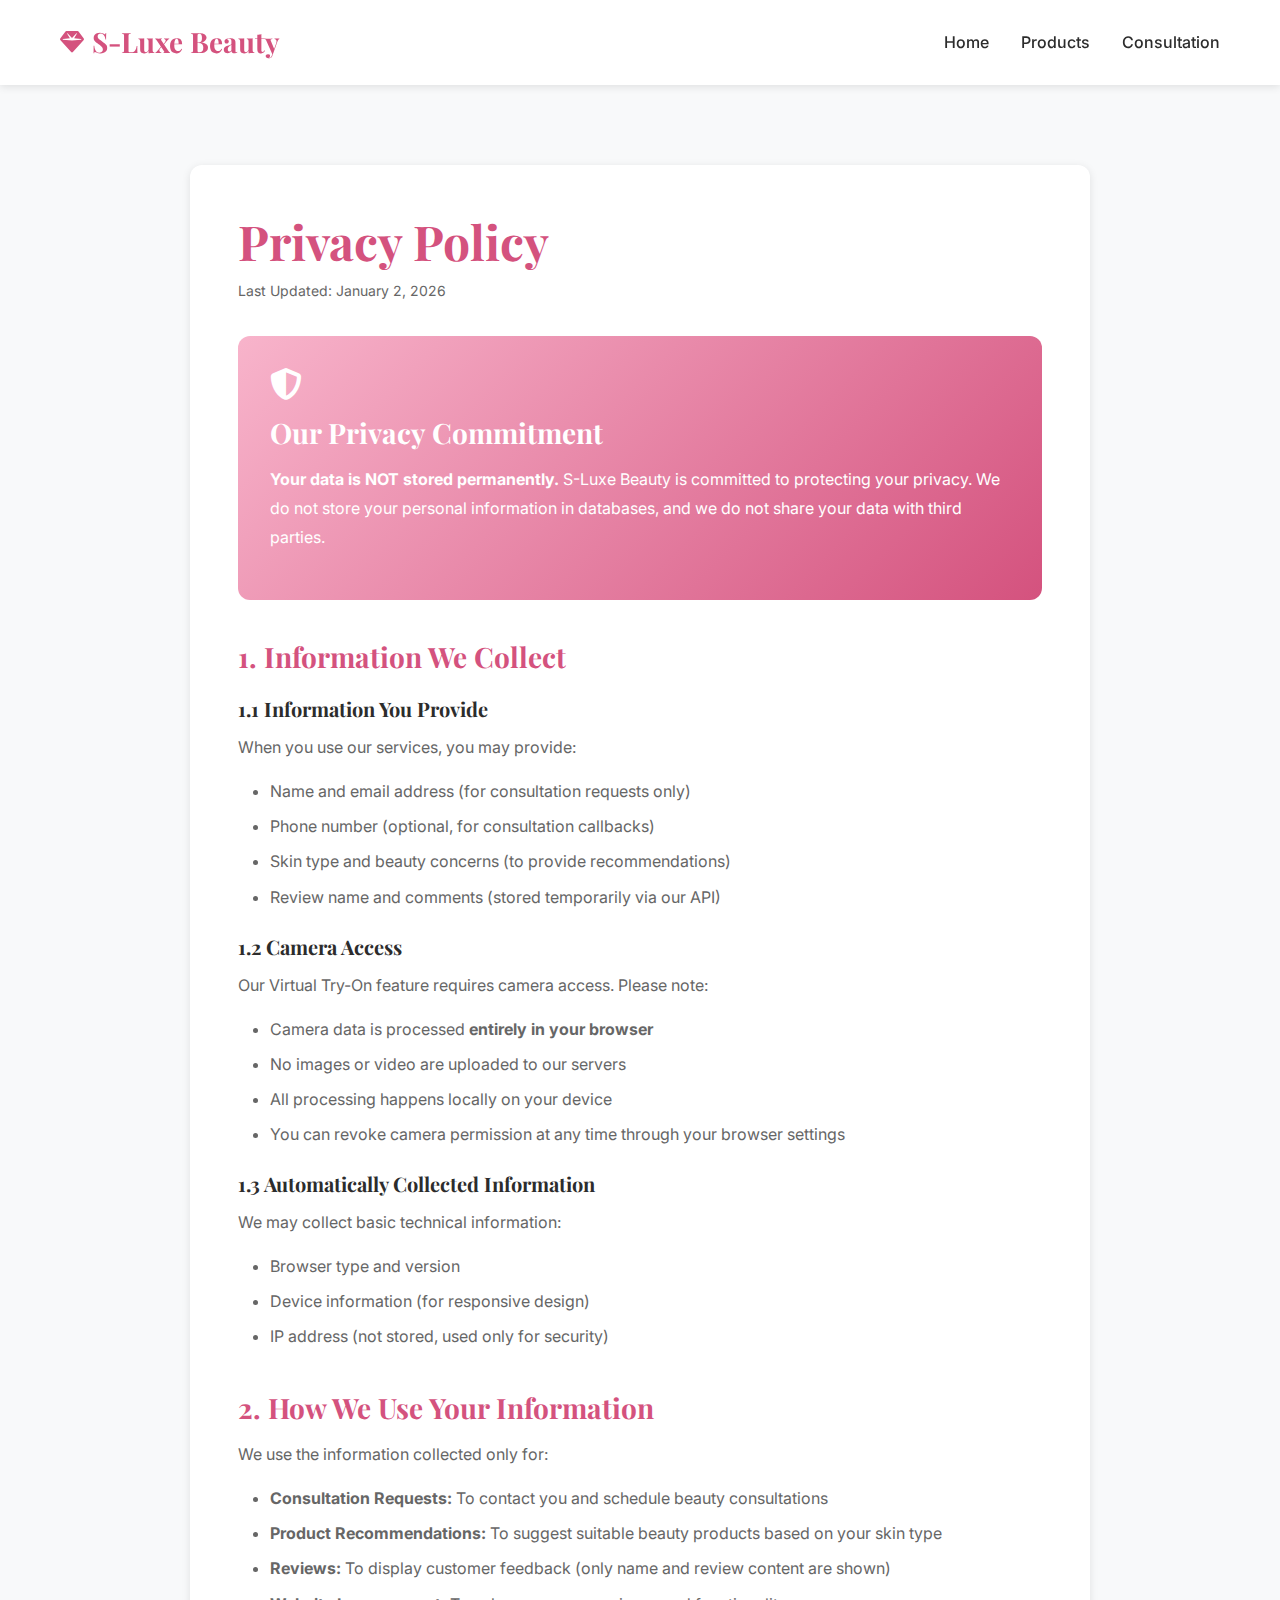
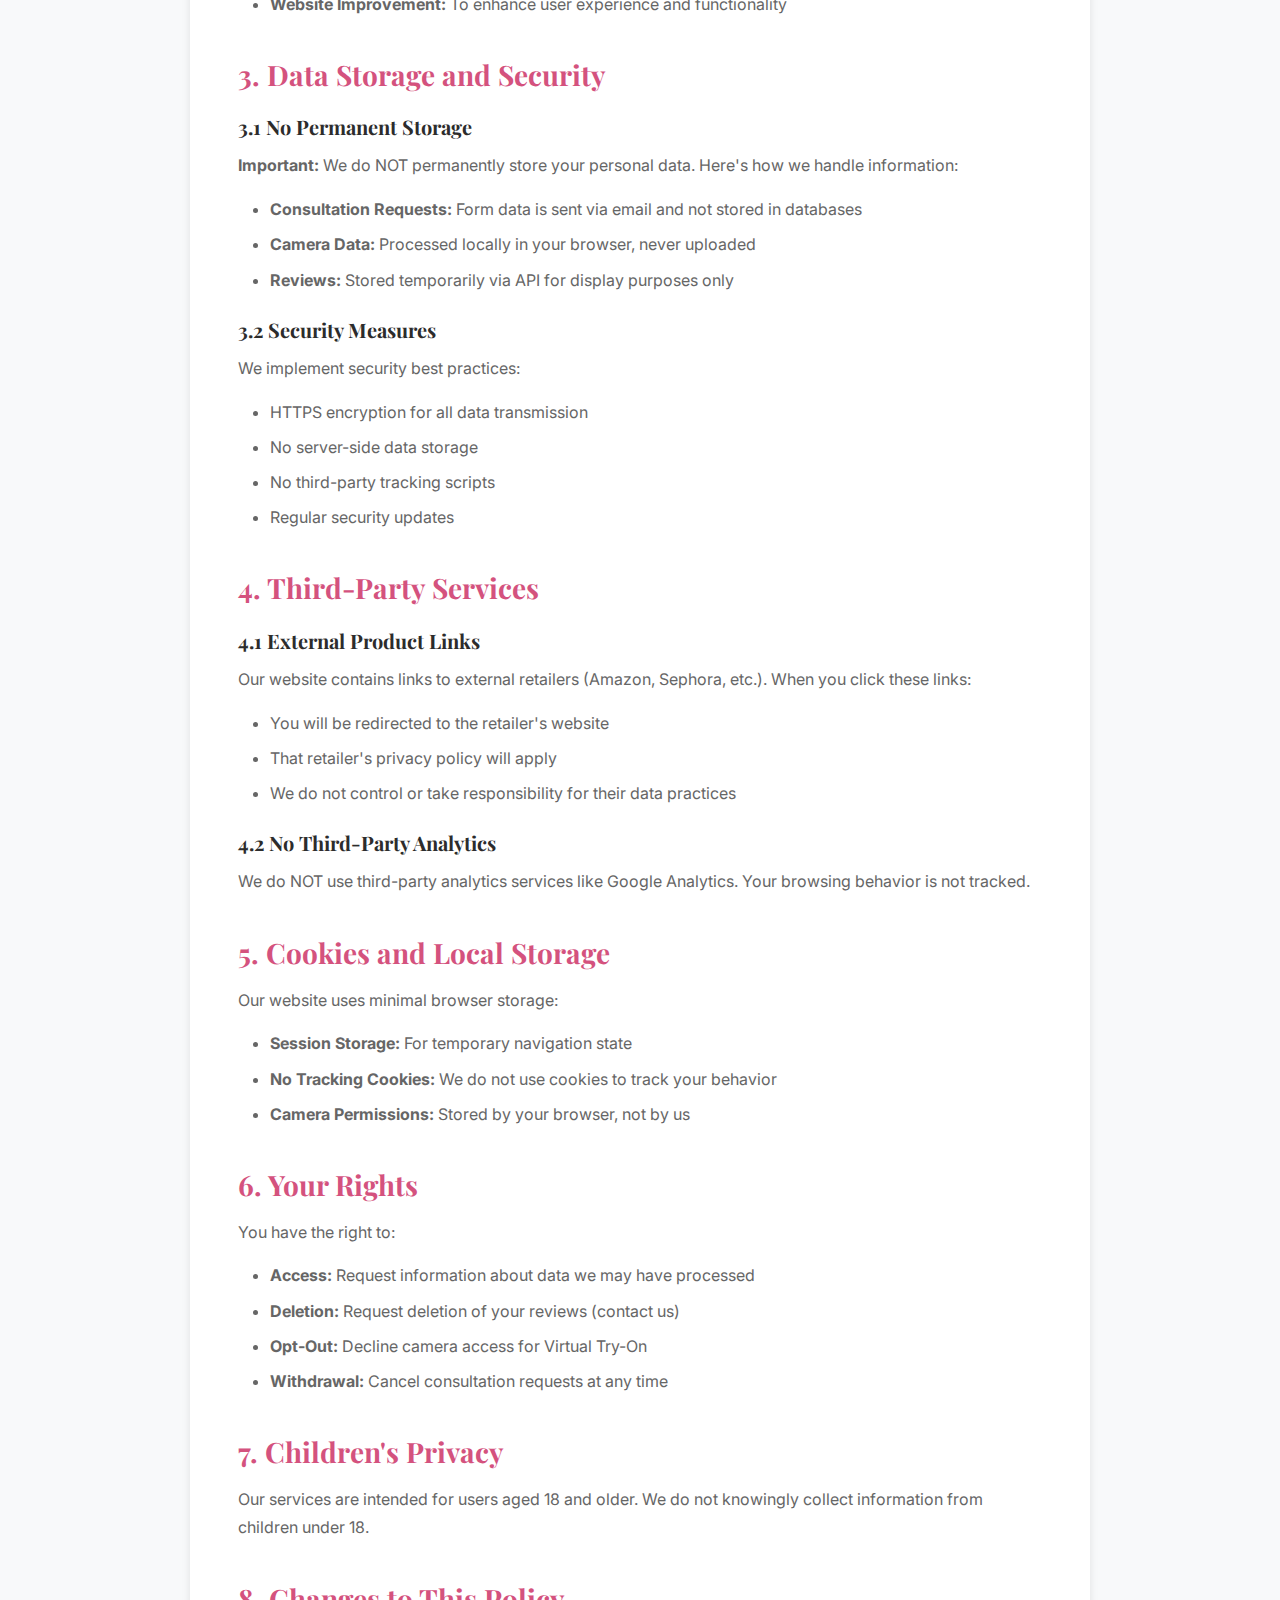
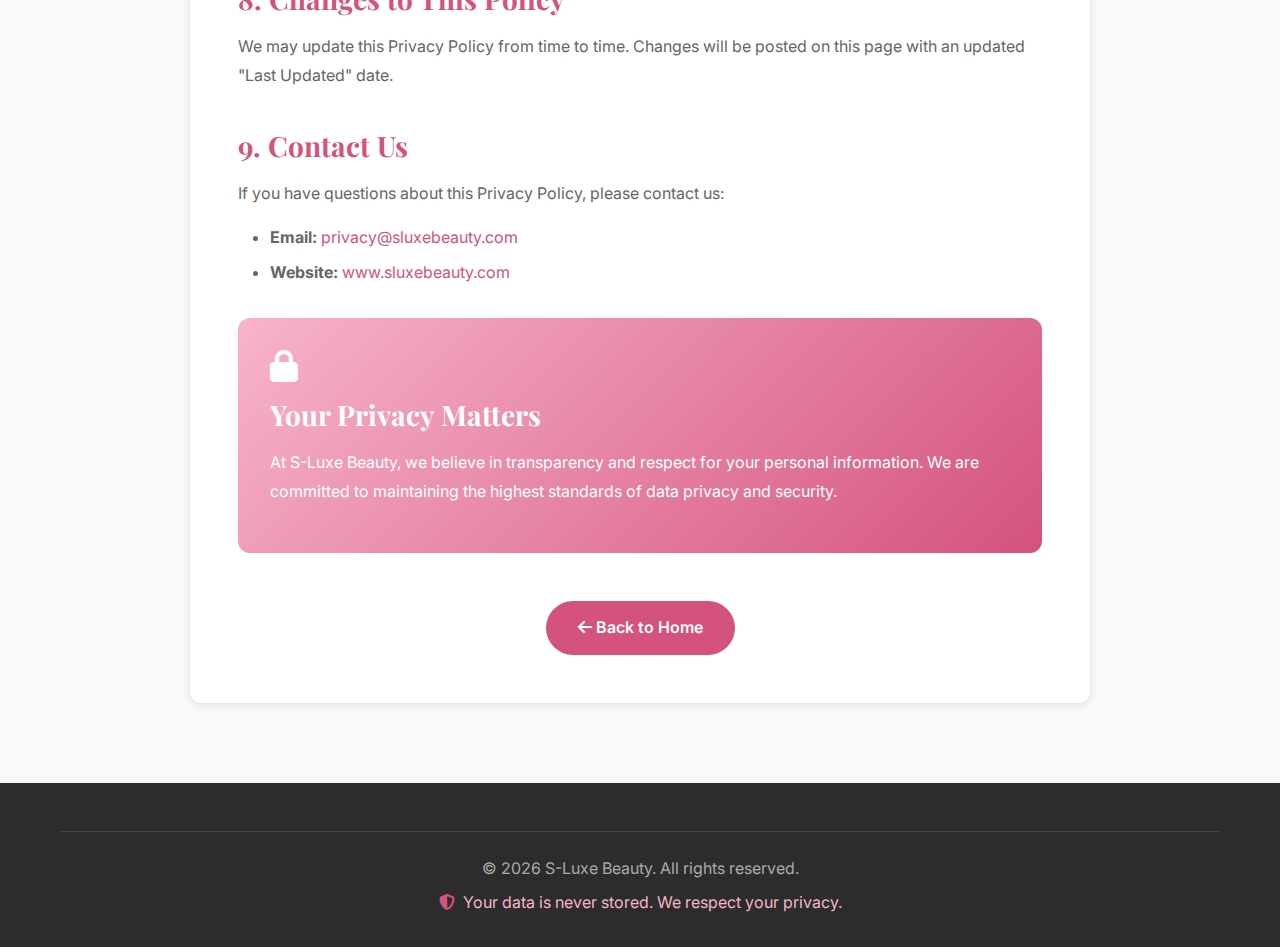
<file: privacy-policy.html>
<!DOCTYPE html>
<html lang="en">
<head>
    <meta charset="UTF-8">
    <meta name="viewport" content="width=device-width, initial-scale=1.0">
    <title>Privacy Policy - S-Luxe Beauty</title>
    <link rel="stylesheet" href="css/style.css">
    <link rel="stylesheet" href="https://cdn.jsdelivr.net/npm/@fortawesome/fontawesome-free@6.4.0/css/all.min.css">
    <link href="https://fonts.googleapis.com/css2?family=Playfair+Display:wght@400;600;700&family=Inter:wght@300;400;500;600;700&display=swap" rel="stylesheet">
</head>
<body>
    <!-- Header -->
    <header class="header">
        <div class="container">
            <div class="header-content">
                <div class="logo">
                    <a href="index.html" style="color: inherit; text-decoration: none; display: flex; align-items: center; gap: 0.5rem;">
                        <i class="fas fa-gem"></i>
                        <span>S-Luxe Beauty</span>
                    </a>
                </div>
                <nav class="nav" id="mainNav">
                    <a href="index.html" class="nav-link">Home</a>
                    <a href="index.html#products" class="nav-link">Products</a>
                    <a href="index.html#consultation" class="nav-link">Consultation</a>
                </nav>
            </div>
        </div>
    </header>

    <!-- Privacy Policy Content -->
    <section class="legal-page">
        <div class="container">
            <div class="legal-content">
                <h1>Privacy Policy</h1>
                <p class="last-updated">Last Updated: January 2, 2026</p>

                <div class="privacy-highlight">
                    <i class="fas fa-shield-alt"></i>
                    <h2>Our Privacy Commitment</h2>
                    <p><strong>Your data is NOT stored permanently.</strong> S-Luxe Beauty is committed to protecting your privacy. We do not store your personal information in databases, and we do not share your data with third parties.</p>
                </div>

                <h2>1. Information We Collect</h2>
                <h3>1.1 Information You Provide</h3>
                <p>When you use our services, you may provide:</p>
                <ul>
                    <li>Name and email address (for consultation requests only)</li>
                    <li>Phone number (optional, for consultation callbacks)</li>
                    <li>Skin type and beauty concerns (to provide recommendations)</li>
                    <li>Review name and comments (stored temporarily via our API)</li>
                </ul>

                <h3>1.2 Camera Access</h3>
                <p>Our Virtual Try-On feature requires camera access. Please note:</p>
                <ul>
                    <li>Camera data is processed <strong>entirely in your browser</strong></li>
                    <li>No images or video are uploaded to our servers</li>
                    <li>All processing happens locally on your device</li>
                    <li>You can revoke camera permission at any time through your browser settings</li>
                </ul>

                <h3>1.3 Automatically Collected Information</h3>
                <p>We may collect basic technical information:</p>
                <ul>
                    <li>Browser type and version</li>
                    <li>Device information (for responsive design)</li>
                    <li>IP address (not stored, used only for security)</li>
                </ul>

                <h2>2. How We Use Your Information</h2>
                <p>We use the information collected only for:</p>
                <ul>
                    <li><strong>Consultation Requests:</strong> To contact you and schedule beauty consultations</li>
                    <li><strong>Product Recommendations:</strong> To suggest suitable beauty products based on your skin type</li>
                    <li><strong>Reviews:</strong> To display customer feedback (only name and review content are shown)</li>
                    <li><strong>Website Improvement:</strong> To enhance user experience and functionality</li>
                </ul>

                <h2>3. Data Storage and Security</h2>
                <h3>3.1 No Permanent Storage</h3>
                <p><strong>Important:</strong> We do NOT permanently store your personal data. Here's how we handle information:</p>
                <ul>
                    <li><strong>Consultation Requests:</strong> Form data is sent via email and not stored in databases</li>
                    <li><strong>Camera Data:</strong> Processed locally in your browser, never uploaded</li>
                    <li><strong>Reviews:</strong> Stored temporarily via API for display purposes only</li>
                </ul>

                <h3>3.2 Security Measures</h3>
                <p>We implement security best practices:</p>
                <ul>
                    <li>HTTPS encryption for all data transmission</li>
                    <li>No server-side data storage</li>
                    <li>No third-party tracking scripts</li>
                    <li>Regular security updates</li>
                </ul>

                <h2>4. Third-Party Services</h2>
                <h3>4.1 External Product Links</h3>
                <p>Our website contains links to external retailers (Amazon, Sephora, etc.). When you click these links:</p>
                <ul>
                    <li>You will be redirected to the retailer's website</li>
                    <li>That retailer's privacy policy will apply</li>
                    <li>We do not control or take responsibility for their data practices</li>
                </ul>

                <h3>4.2 No Third-Party Analytics</h3>
                <p>We do NOT use third-party analytics services like Google Analytics. Your browsing behavior is not tracked.</p>

                <h2>5. Cookies and Local Storage</h2>
                <p>Our website uses minimal browser storage:</p>
                <ul>
                    <li><strong>Session Storage:</strong> For temporary navigation state</li>
                    <li><strong>No Tracking Cookies:</strong> We do not use cookies to track your behavior</li>
                    <li><strong>Camera Permissions:</strong> Stored by your browser, not by us</li>
                </ul>

                <h2>6. Your Rights</h2>
                <p>You have the right to:</p>
                <ul>
                    <li><strong>Access:</strong> Request information about data we may have processed</li>
                    <li><strong>Deletion:</strong> Request deletion of your reviews (contact us)</li>
                    <li><strong>Opt-Out:</strong> Decline camera access for Virtual Try-On</li>
                    <li><strong>Withdrawal:</strong> Cancel consultation requests at any time</li>
                </ul>

                <h2>7. Children's Privacy</h2>
                <p>Our services are intended for users aged 18 and older. We do not knowingly collect information from children under 18.</p>

                <h2>8. Changes to This Policy</h2>
                <p>We may update this Privacy Policy from time to time. Changes will be posted on this page with an updated "Last Updated" date.</p>

                <h2>9. Contact Us</h2>
                <p>If you have questions about this Privacy Policy, please contact us:</p>
                <ul>
                    <li><strong>Email:</strong> <a href="mailto:privacy@sluxebeauty.com">privacy@sluxebeauty.com</a></li>
                    <li><strong>Website:</strong> <a href="index.html">www.sluxebeauty.com</a></li>
                </ul>

                <div class="privacy-highlight">
                    <i class="fas fa-lock"></i>
                    <h2>Your Privacy Matters</h2>
                    <p>At S-Luxe Beauty, we believe in transparency and respect for your personal information. We are committed to maintaining the highest standards of data privacy and security.</p>
                </div>

                <div class="back-link">
                    <a href="index.html" class="btn btn-primary"><i class="fas fa-arrow-left"></i> Back to Home</a>
                </div>
            </div>
        </div>
    </section>

    <!-- Footer -->
    <footer class="footer">
        <div class="container">
            <div class="footer-bottom">
                <p>&copy; 2026 S-Luxe Beauty. All rights reserved.</p>
                <p class="privacy-note"><i class="fas fa-shield-alt"></i> Your data is never stored. We respect your privacy.</p>
            </div>
        </div>
    </footer>
</body>
</html>
</file>
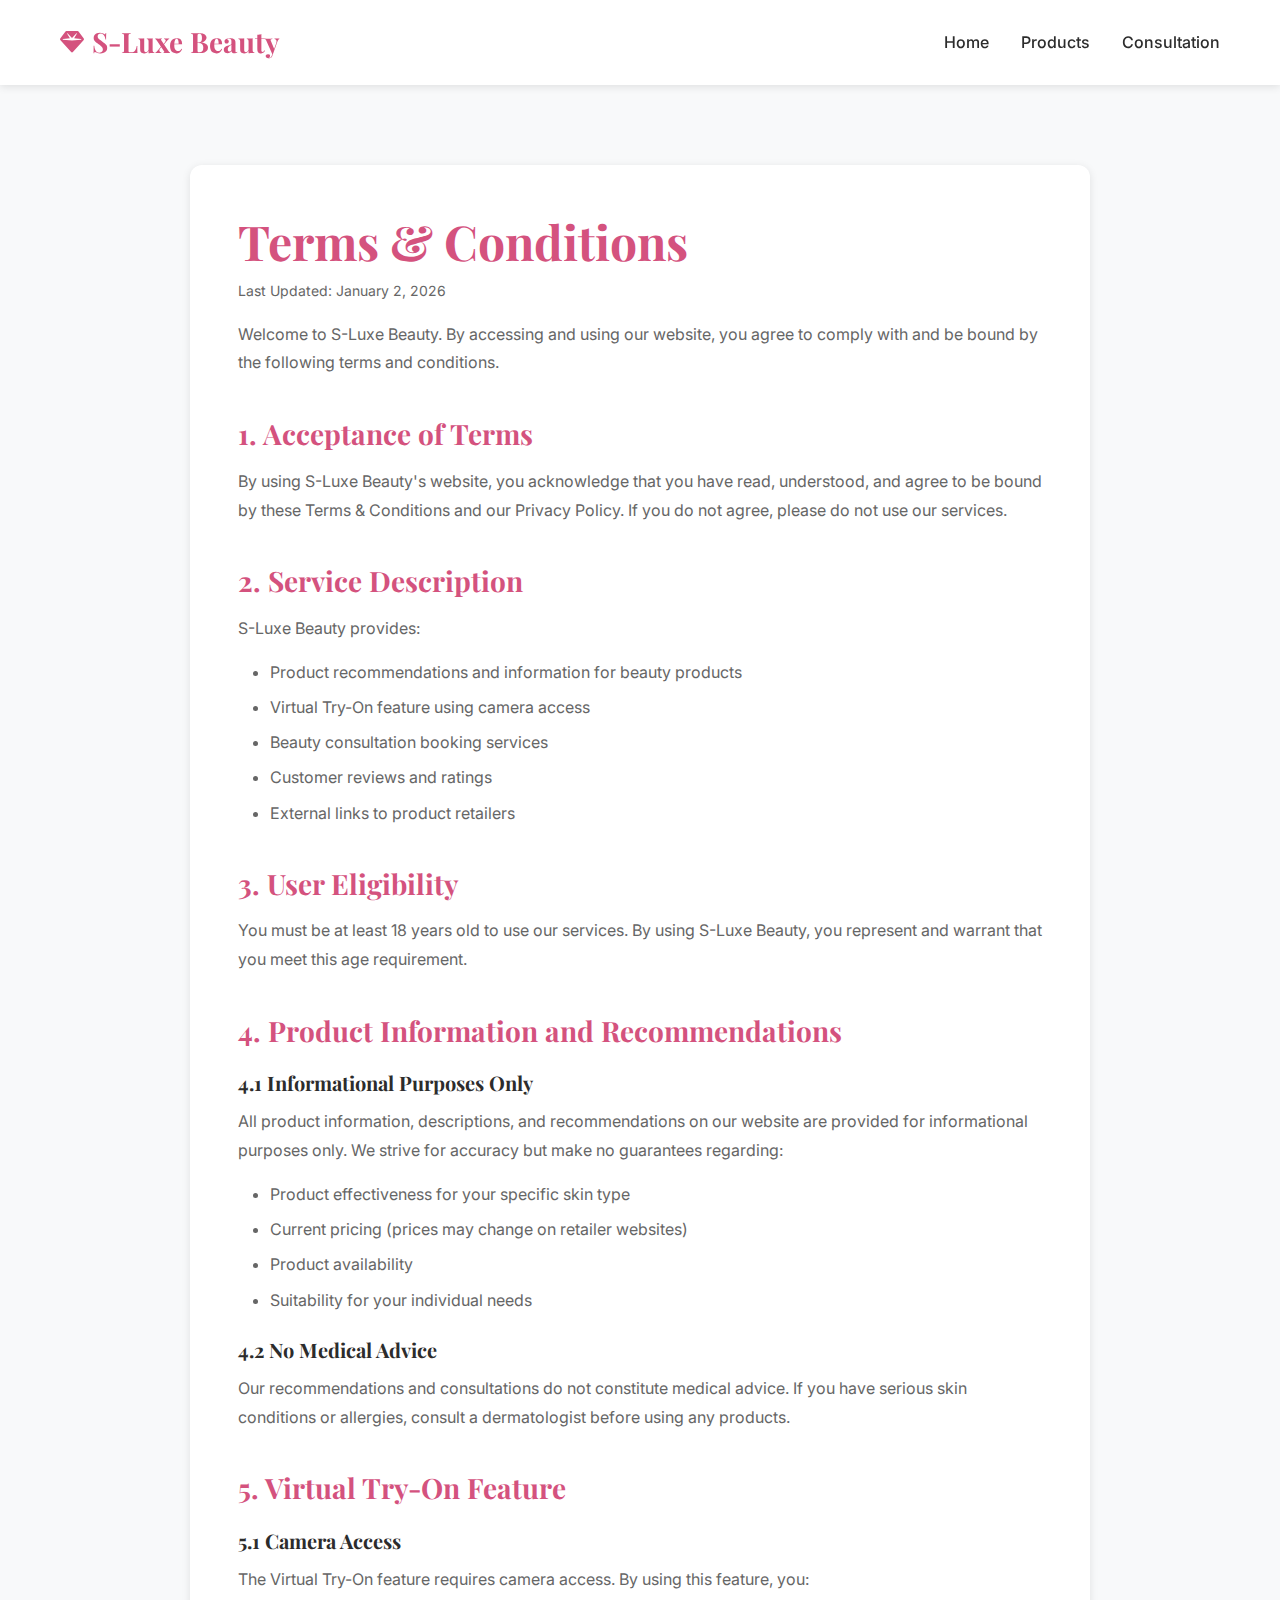
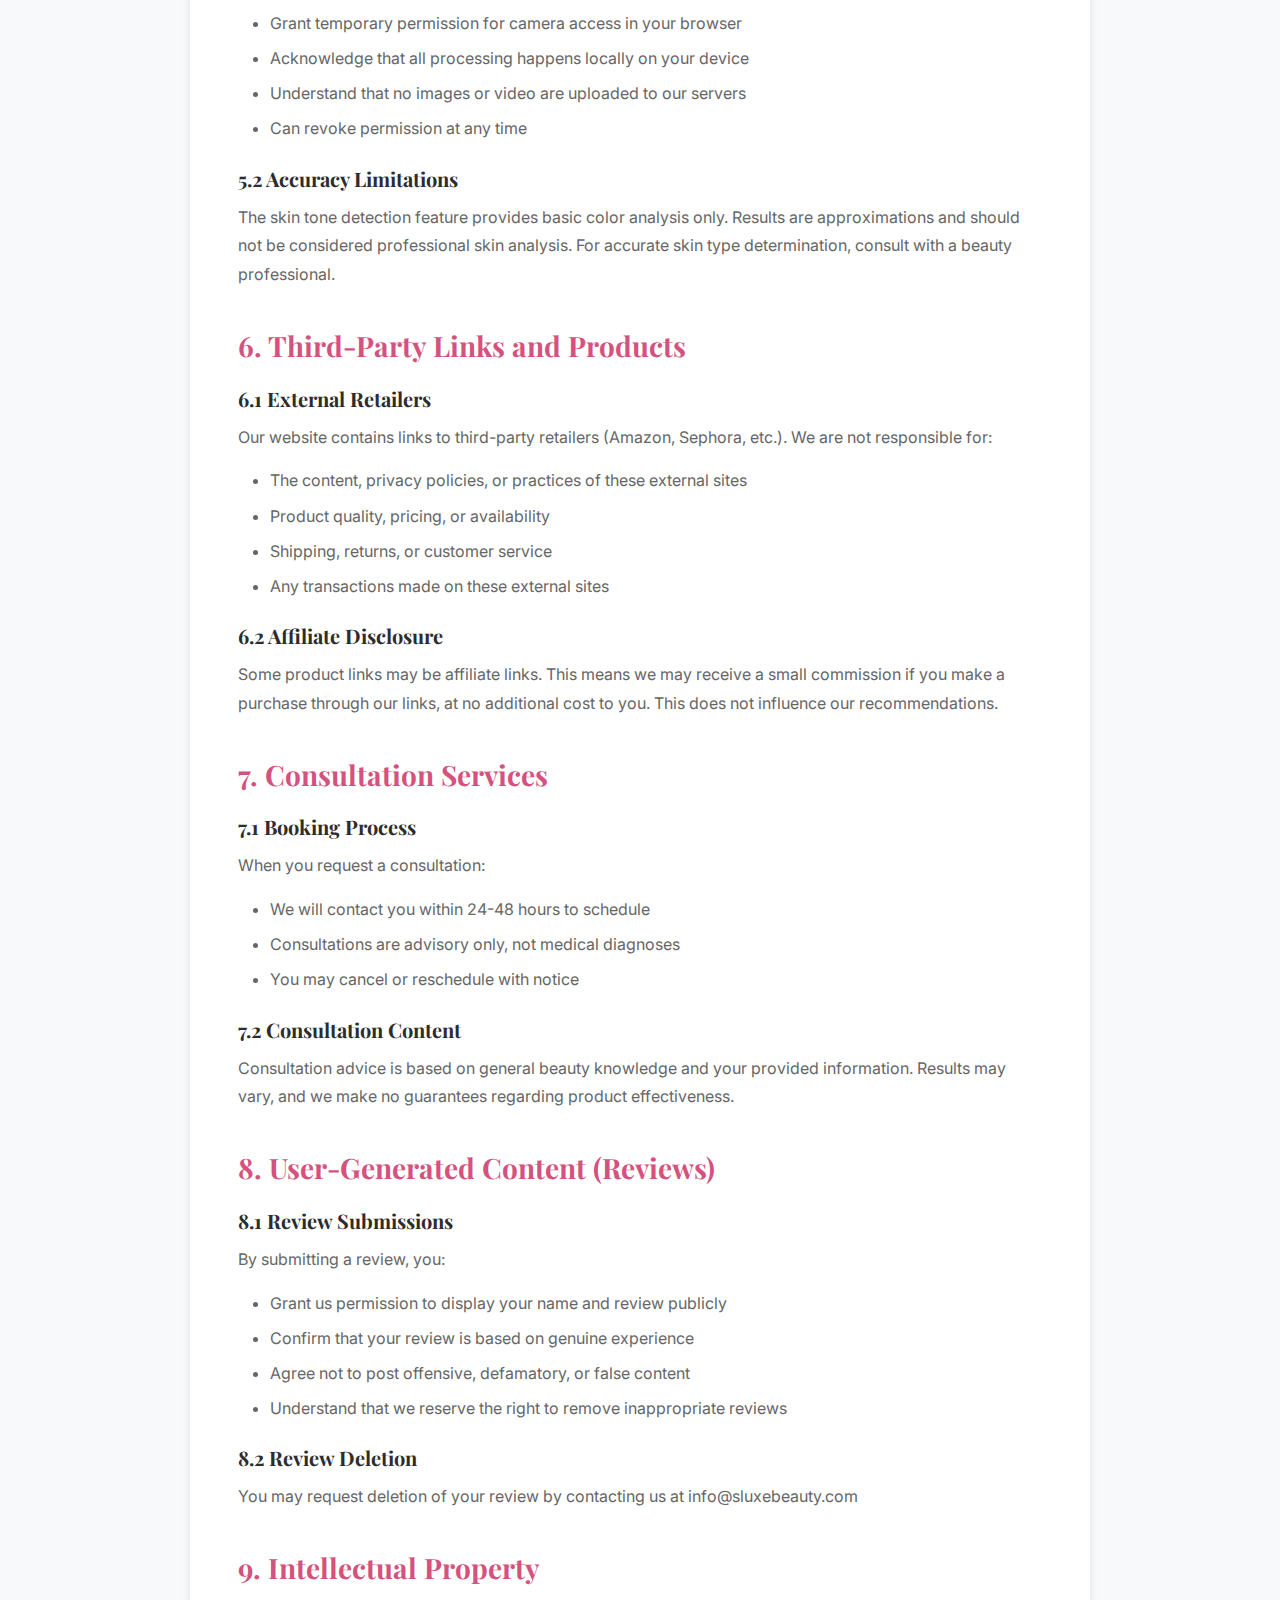
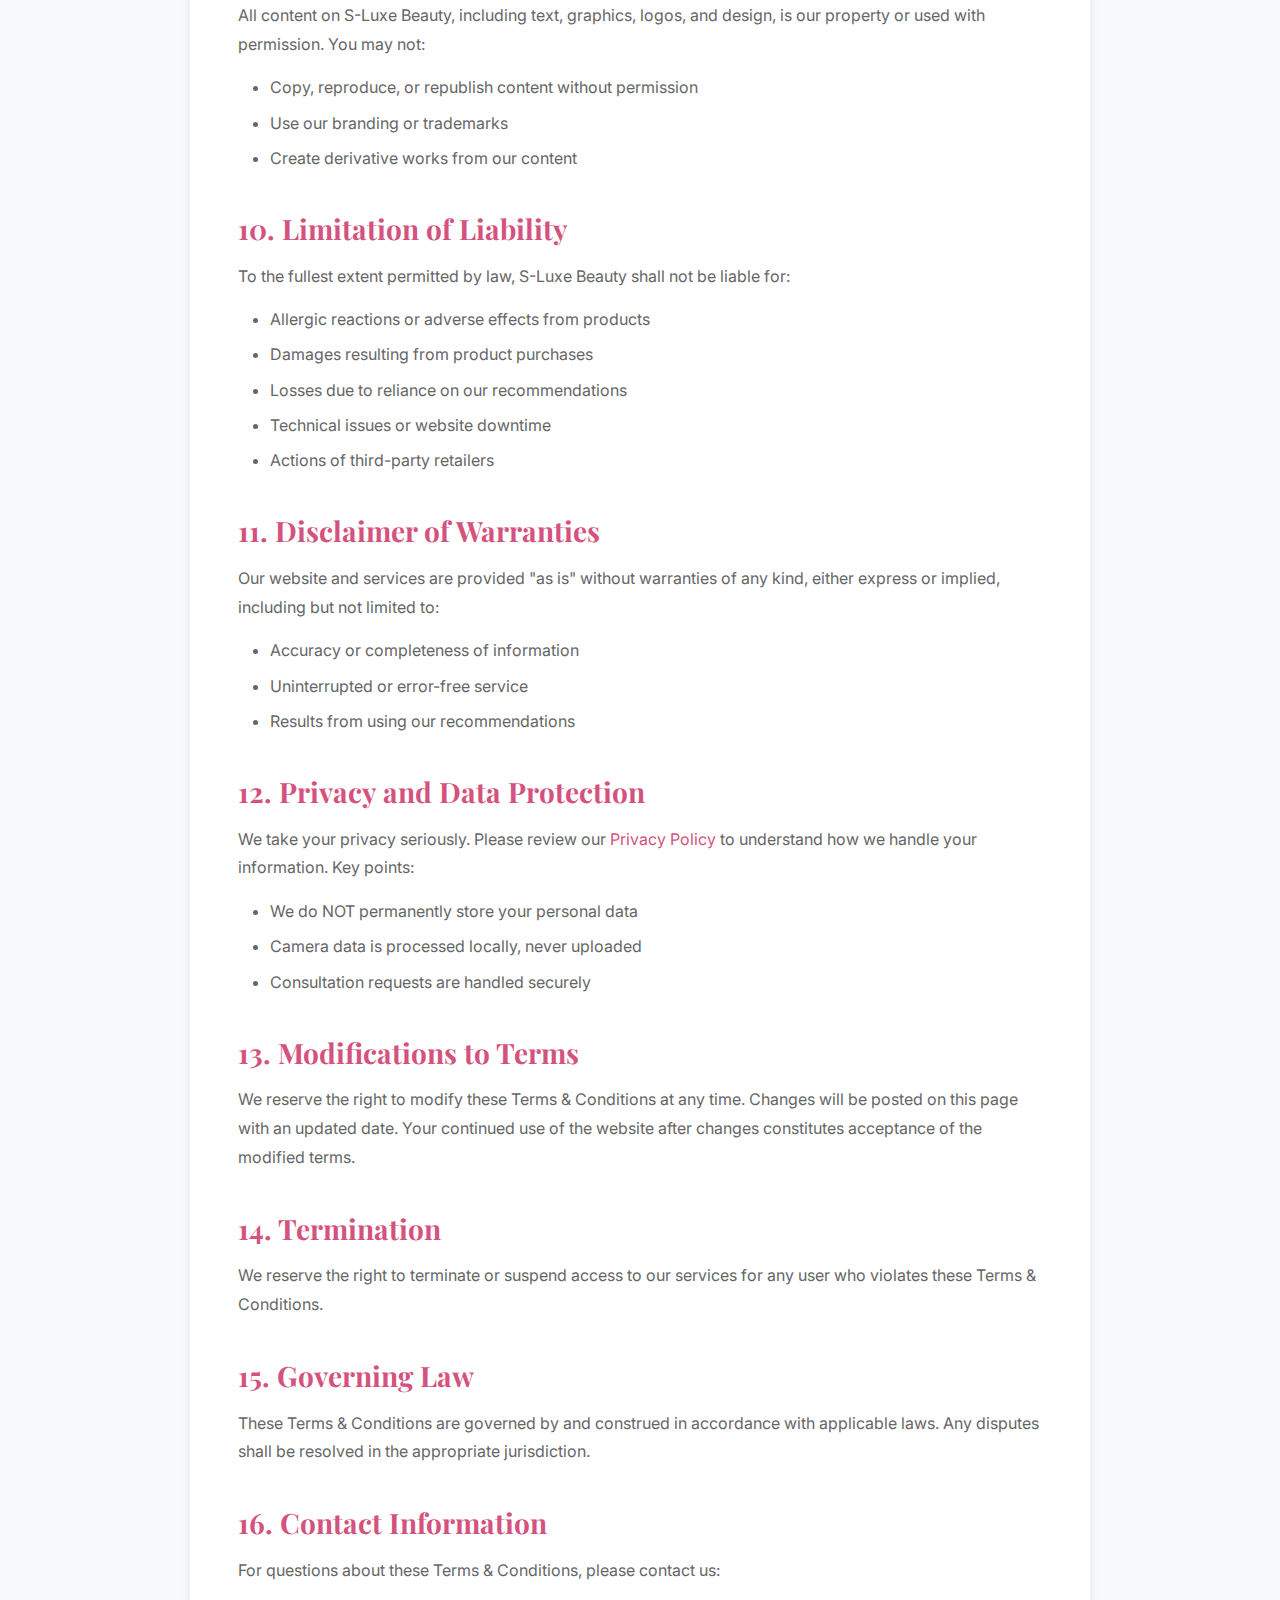
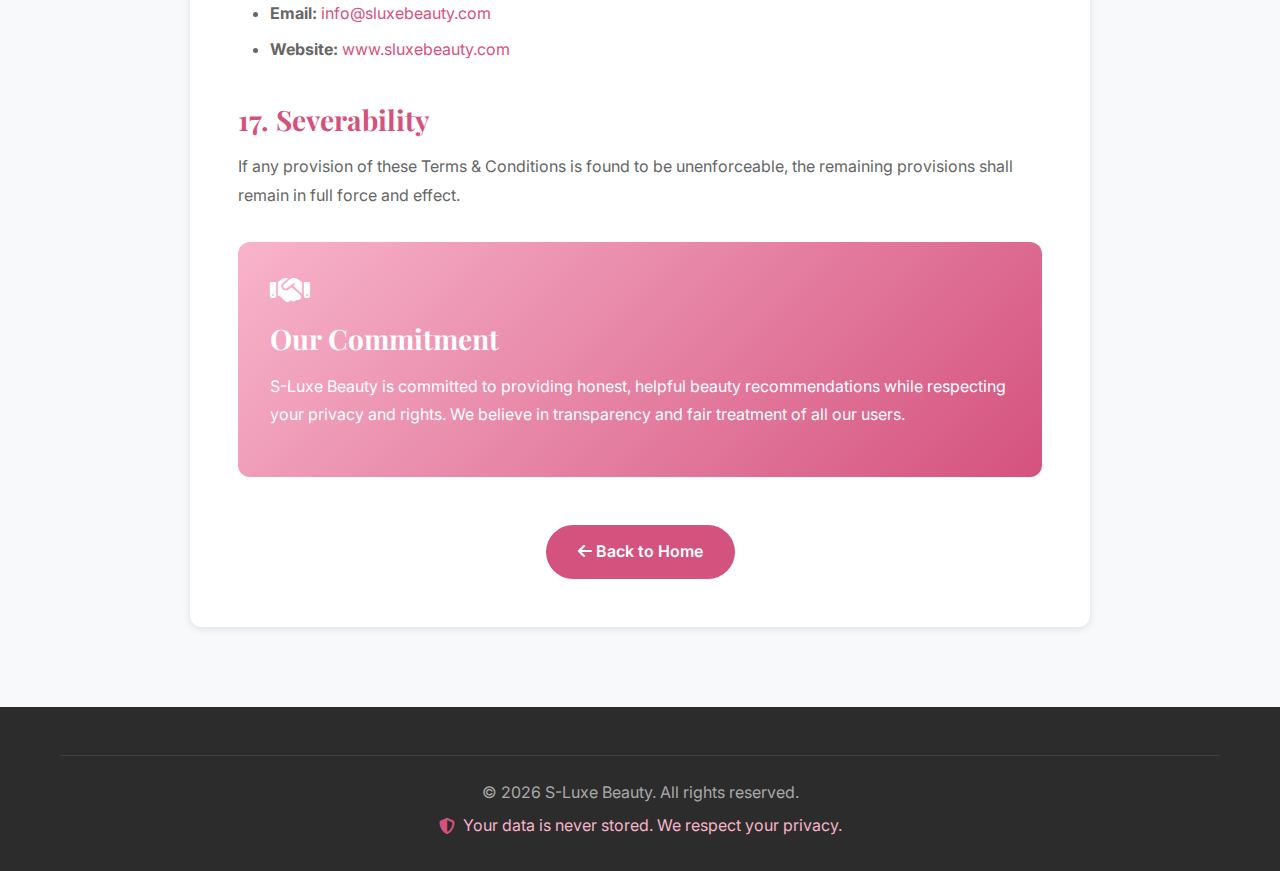
<file: terms.html>
<!DOCTYPE html>
<html lang="en">
<head>
    <meta charset="UTF-8">
    <meta name="viewport" content="width=device-width, initial-scale=1.0">
    <title>Terms & Conditions - S-Luxe Beauty</title>
    <link rel="stylesheet" href="css/style.css">
    <link rel="stylesheet" href="https://cdn.jsdelivr.net/npm/@fortawesome/fontawesome-free@6.4.0/css/all.min.css">
    <link href="https://fonts.googleapis.com/css2?family=Playfair+Display:wght@400;600;700&family=Inter:wght@300;400;500;600;700&display=swap" rel="stylesheet">
</head>
<body>
    <!-- Header -->
    <header class="header">
        <div class="container">
            <div class="header-content">
                <div class="logo">
                    <a href="index.html" style="color: inherit; text-decoration: none; display: flex; align-items: center; gap: 0.5rem;">
                        <i class="fas fa-gem"></i>
                        <span>S-Luxe Beauty</span>
                    </a>
                </div>
                <nav class="nav" id="mainNav">
                    <a href="index.html" class="nav-link">Home</a>
                    <a href="index.html#products" class="nav-link">Products</a>
                    <a href="index.html#consultation" class="nav-link">Consultation</a>
                </nav>
            </div>
        </div>
    </header>

    <!-- Terms & Conditions Content -->
    <section class="legal-page">
        <div class="container">
            <div class="legal-content">
                <h1>Terms & Conditions</h1>
                <p class="last-updated">Last Updated: January 2, 2026</p>

                <p>Welcome to S-Luxe Beauty. By accessing and using our website, you agree to comply with and be bound by the following terms and conditions.</p>

                <h2>1. Acceptance of Terms</h2>
                <p>By using S-Luxe Beauty's website, you acknowledge that you have read, understood, and agree to be bound by these Terms & Conditions and our Privacy Policy. If you do not agree, please do not use our services.</p>

                <h2>2. Service Description</h2>
                <p>S-Luxe Beauty provides:</p>
                <ul>
                    <li>Product recommendations and information for beauty products</li>
                    <li>Virtual Try-On feature using camera access</li>
                    <li>Beauty consultation booking services</li>
                    <li>Customer reviews and ratings</li>
                    <li>External links to product retailers</li>
                </ul>

                <h2>3. User Eligibility</h2>
                <p>You must be at least 18 years old to use our services. By using S-Luxe Beauty, you represent and warrant that you meet this age requirement.</p>

                <h2>4. Product Information and Recommendations</h2>
                <h3>4.1 Informational Purposes Only</h3>
                <p>All product information, descriptions, and recommendations on our website are provided for informational purposes only. We strive for accuracy but make no guarantees regarding:</p>
                <ul>
                    <li>Product effectiveness for your specific skin type</li>
                    <li>Current pricing (prices may change on retailer websites)</li>
                    <li>Product availability</li>
                    <li>Suitability for your individual needs</li>
                </ul>

                <h3>4.2 No Medical Advice</h3>
                <p>Our recommendations and consultations do not constitute medical advice. If you have serious skin conditions or allergies, consult a dermatologist before using any products.</p>

                <h2>5. Virtual Try-On Feature</h2>
                <h3>5.1 Camera Access</h3>
                <p>The Virtual Try-On feature requires camera access. By using this feature, you:</p>
                <ul>
                    <li>Grant temporary permission for camera access in your browser</li>
                    <li>Acknowledge that all processing happens locally on your device</li>
                    <li>Understand that no images or video are uploaded to our servers</li>
                    <li>Can revoke permission at any time</li>
                </ul>

                <h3>5.2 Accuracy Limitations</h3>
                <p>The skin tone detection feature provides basic color analysis only. Results are approximations and should not be considered professional skin analysis. For accurate skin type determination, consult with a beauty professional.</p>

                <h2>6. Third-Party Links and Products</h2>
                <h3>6.1 External Retailers</h3>
                <p>Our website contains links to third-party retailers (Amazon, Sephora, etc.). We are not responsible for:</p>
                <ul>
                    <li>The content, privacy policies, or practices of these external sites</li>
                    <li>Product quality, pricing, or availability</li>
                    <li>Shipping, returns, or customer service</li>
                    <li>Any transactions made on these external sites</li>
                </ul>

                <h3>6.2 Affiliate Disclosure</h3>
                <p>Some product links may be affiliate links. This means we may receive a small commission if you make a purchase through our links, at no additional cost to you. This does not influence our recommendations.</p>

                <h2>7. Consultation Services</h2>
                <h3>7.1 Booking Process</h3>
                <p>When you request a consultation:</p>
                <ul>
                    <li>We will contact you within 24-48 hours to schedule</li>
                    <li>Consultations are advisory only, not medical diagnoses</li>
                    <li>You may cancel or reschedule with notice</li>
                </ul>

                <h3>7.2 Consultation Content</h3>
                <p>Consultation advice is based on general beauty knowledge and your provided information. Results may vary, and we make no guarantees regarding product effectiveness.</p>

                <h2>8. User-Generated Content (Reviews)</h2>
                <h3>8.1 Review Submissions</h3>
                <p>By submitting a review, you:</p>
                <ul>
                    <li>Grant us permission to display your name and review publicly</li>
                    <li>Confirm that your review is based on genuine experience</li>
                    <li>Agree not to post offensive, defamatory, or false content</li>
                    <li>Understand that we reserve the right to remove inappropriate reviews</li>
                </ul>

                <h3>8.2 Review Deletion</h3>
                <p>You may request deletion of your review by contacting us at info@sluxebeauty.com</p>

                <h2>9. Intellectual Property</h2>
                <p>All content on S-Luxe Beauty, including text, graphics, logos, and design, is our property or used with permission. You may not:</p>
                <ul>
                    <li>Copy, reproduce, or republish content without permission</li>
                    <li>Use our branding or trademarks</li>
                    <li>Create derivative works from our content</li>
                </ul>

                <h2>10. Limitation of Liability</h2>
                <p>To the fullest extent permitted by law, S-Luxe Beauty shall not be liable for:</p>
                <ul>
                    <li>Allergic reactions or adverse effects from products</li>
                    <li>Damages resulting from product purchases</li>
                    <li>Losses due to reliance on our recommendations</li>
                    <li>Technical issues or website downtime</li>
                    <li>Actions of third-party retailers</li>
                </ul>

                <h2>11. Disclaimer of Warranties</h2>
                <p>Our website and services are provided "as is" without warranties of any kind, either express or implied, including but not limited to:</p>
                <ul>
                    <li>Accuracy or completeness of information</li>
                    <li>Uninterrupted or error-free service</li>
                    <li>Results from using our recommendations</li>
                </ul>

                <h2>12. Privacy and Data Protection</h2>
                <p>We take your privacy seriously. Please review our <a href="privacy-policy.html">Privacy Policy</a> to understand how we handle your information. Key points:</p>
                <ul>
                    <li>We do NOT permanently store your personal data</li>
                    <li>Camera data is processed locally, never uploaded</li>
                    <li>Consultation requests are handled securely</li>
                </ul>

                <h2>13. Modifications to Terms</h2>
                <p>We reserve the right to modify these Terms & Conditions at any time. Changes will be posted on this page with an updated date. Your continued use of the website after changes constitutes acceptance of the modified terms.</p>

                <h2>14. Termination</h2>
                <p>We reserve the right to terminate or suspend access to our services for any user who violates these Terms & Conditions.</p>

                <h2>15. Governing Law</h2>
                <p>These Terms & Conditions are governed by and construed in accordance with applicable laws. Any disputes shall be resolved in the appropriate jurisdiction.</p>

                <h2>16. Contact Information</h2>
                <p>For questions about these Terms & Conditions, please contact us:</p>
                <ul>
                    <li><strong>Email:</strong> <a href="mailto:info@sluxebeauty.com">info@sluxebeauty.com</a></li>
                    <li><strong>Website:</strong> <a href="index.html">www.sluxebeauty.com</a></li>
                </ul>

                <h2>17. Severability</h2>
                <p>If any provision of these Terms & Conditions is found to be unenforceable, the remaining provisions shall remain in full force and effect.</p>

                <div class="privacy-highlight">
                    <i class="fas fa-handshake"></i>
                    <h2>Our Commitment</h2>
                    <p>S-Luxe Beauty is committed to providing honest, helpful beauty recommendations while respecting your privacy and rights. We believe in transparency and fair treatment of all our users.</p>
                </div>

                <div class="back-link">
                    <a href="index.html" class="btn btn-primary"><i class="fas fa-arrow-left"></i> Back to Home</a>
                </div>
            </div>
        </div>
    </section>

    <!-- Footer -->
    <footer class="footer">
        <div class="container">
            <div class="footer-bottom">
                <p>&copy; 2026 S-Luxe Beauty. All rights reserved.</p>
                <p class="privacy-note"><i class="fas fa-shield-alt"></i> Your data is never stored. We respect your privacy.</p>
            </div>
        </div>
    </footer>
</body>
</html>
</file>
<file: css/style.css>
/* ===============================================
   S-Luxe Beauty - Main Stylesheet
   =============================================== */

/* CSS Variables */
:root {
    --primary-color: #d4527e;
    --primary-dark: #b03660;
    --secondary-color: #f8b4cb;
    --accent-color: #ffd700;
    --text-dark: #2c2c2c;
    --text-light: #666;
    --bg-light: #fff;
    --bg-gray: #f8f9fa;
    --border-color: #e0e0e0;
    --shadow-sm: 0 2px 8px rgba(0,0,0,0.1);
    --shadow-md: 0 4px 16px rgba(0,0,0,0.15);
    --shadow-lg: 0 8px 24px rgba(0,0,0,0.2);
    --transition: all 0.3s ease;
    --font-display: 'Playfair Display', serif;
    --font-body: 'Inter', sans-serif;
}

/* Reset and Base Styles */
* {
    margin: 0;
    padding: 0;
    box-sizing: border-box;
}

html {
    scroll-behavior: smooth;
}

body {
    font-family: var(--font-body);
    color: var(--text-dark);
    line-height: 1.6;
    background-color: var(--bg-light);
}

.container {
    max-width: 1200px;
    margin: 0 auto;
    padding: 0 20px;
}

/* Typography */
h1, h2, h3, h4, h5, h6 {
    font-family: var(--font-display);
    line-height: 1.2;
    color: var(--text-dark);
}

h1 { font-size: 3rem; margin-bottom: 1rem; }
h2 { font-size: 2.5rem; margin-bottom: 0.75rem; }
h3 { font-size: 2rem; margin-bottom: 0.5rem; }
h4 { font-size: 1.5rem; margin-bottom: 0.5rem; }

a {
    text-decoration: none;
    color: var(--primary-color);
    transition: var(--transition);
}

a:hover {
    color: var(--primary-dark);
}

/* Header */
.header {
    background: var(--bg-light);
    box-shadow: var(--shadow-sm);
    position: sticky;
    top: 0;
    z-index: 1000;
}

.header-content {
    display: flex;
    justify-content: space-between;
    align-items: center;
    padding: 1.25rem 0;
}

.logo {
    display: flex;
    align-items: center;
    gap: 0.5rem;
    font-family: var(--font-display);
    font-size: 1.75rem;
    font-weight: 700;
    color: var(--primary-color);
}

.logo i {
    font-size: 1.5rem;
}

.nav {
    display: flex;
    gap: 2rem;
}

.nav-link {
    color: var(--text-dark);
    font-weight: 500;
    padding: 0.5rem 0;
    position: relative;
}

.nav-link::after {
    content: '';
    position: absolute;
    bottom: 0;
    left: 0;
    width: 0;
    height: 2px;
    background: var(--primary-color);
    transition: var(--transition);
}

.nav-link:hover::after,
.nav-link.active::after {
    width: 100%;
}

.mobile-menu-btn {
    display: none;
    background: none;
    border: none;
    font-size: 1.5rem;
    color: var(--text-dark);
    cursor: pointer;
}

/* Hero Section */
.hero {
    background: linear-gradient(135deg, var(--secondary-color) 0%, var(--primary-color) 100%);
    color: white;
    padding: 6rem 0;
    text-align: center;
}

.hero-title {
    font-size: 3.5rem;
    margin-bottom: 1rem;
    color: white;
}

.hero-subtitle {
    font-size: 1.25rem;
    margin-bottom: 2rem;
    opacity: 0.95;
}

.hero-buttons {
    display: flex;
    gap: 1rem;
    justify-content: center;
    flex-wrap: wrap;
}

/* Buttons */
.btn {
    display: inline-block;
    padding: 0.875rem 2rem;
    border-radius: 50px;
    font-weight: 600;
    text-align: center;
    cursor: pointer;
    transition: var(--transition);
    border: none;
    font-size: 1rem;
    font-family: var(--font-body);
}

.btn-primary {
    background: var(--primary-color);
    color: white;
}

.btn-primary:hover {
    background: var(--primary-dark);
    transform: translateY(-2px);
    box-shadow: var(--shadow-md);
}

.btn-secondary {
    background: white;
    color: var(--primary-color);
}

.btn-secondary:hover {
    background: var(--bg-gray);
    transform: translateY(-2px);
}

.btn-danger {
    background: #dc3545;
    color: white;
}

.btn-danger:hover {
    background: #c82333;
}

.btn-reset {
    background: var(--text-light);
    color: white;
}

.btn-reset:hover {
    background: var(--text-dark);
}

.btn-buy {
    background: var(--accent-color);
    color: var(--text-dark);
    font-size: 0.9rem;
    padding: 0.625rem 1.5rem;
}

.btn-buy:hover {
    background: #ffc700;
    color: var(--text-dark);
}

.btn-small {
    padding: 0.5rem 1rem;
    font-size: 0.875rem;
}

.btn-full {
    width: 100%;
}

/* Section Styles */
.section {
    padding: 5rem 0;
}

.section-title {
    text-align: center;
    margin-bottom: 1rem;
    color: var(--primary-color);
}

.section-subtitle {
    text-align: center;
    color: var(--text-light);
    margin-bottom: 3rem;
    font-size: 1.1rem;
}

/* Products Section */
.filters {
    display: flex;
    gap: 1rem;
    flex-wrap: wrap;
    margin-bottom: 3rem;
    padding: 1.5rem;
    background: var(--bg-gray);
    border-radius: 12px;
}

.filter-group {
    flex: 1;
    min-width: 200px;
}

.filter-group label {
    display: block;
    margin-bottom: 0.5rem;
    font-weight: 600;
    color: var(--text-dark);
}

.filter-select {
    width: 100%;
    padding: 0.75rem;
    border: 1px solid var(--border-color);
    border-radius: 8px;
    font-family: var(--font-body);
    font-size: 1rem;
    background: white;
}

.products-grid {
    display: grid;
    grid-template-columns: repeat(auto-fill, minmax(280px, 1fr));
    gap: 2rem;
}

.product-card {
    background: white;
    border-radius: 12px;
    overflow: hidden;
    box-shadow: var(--shadow-sm);
    transition: var(--transition);
}

.product-card:hover {
    transform: translateY(-8px);
    box-shadow: var(--shadow-lg);
}

.product-image {
    width: 100%;
    height: 250px;
    background-size: cover;
    background-position: center;
    background-color: var(--bg-gray);
}

.product-info {
    padding: 1.5rem;
}

.product-name {
    font-size: 1.25rem;
    margin-bottom: 0.5rem;
    color: var(--text-dark);
}

.product-category {
    color: var(--primary-color);
    font-size: 0.875rem;
    text-transform: capitalize;
    margin-bottom: 0.75rem;
}

.product-description {
    color: var(--text-light);
    font-size: 0.9rem;
    margin-bottom: 1rem;
}

.product-skin-types {
    display: flex;
    gap: 0.5rem;
    flex-wrap: wrap;
    margin-bottom: 1rem;
}

.skin-type-badge {
    background: var(--secondary-color);
    color: var(--primary-dark);
    padding: 0.25rem 0.75rem;
    border-radius: 20px;
    font-size: 0.75rem;
    font-weight: 600;
    text-transform: capitalize;
}

.product-rating {
    display: flex;
    align-items: center;
    gap: 0.25rem;
    margin-bottom: 1rem;
    color: var(--accent-color);
}

.product-rating span {
    color: var(--text-light);
    margin-left: 0.5rem;
}

.product-footer {
    display: flex;
    justify-content: space-between;
    align-items: center;
}

.product-price {
    font-size: 1.5rem;
    font-weight: 700;
    color: var(--primary-color);
}

.no-results {
    text-align: center;
    padding: 3rem;
    color: var(--text-light);
    font-size: 1.1rem;
}

/* Try-On Section */
.try-on-section {
    background: var(--bg-gray);
}

.try-on-container {
    display: grid;
    grid-template-columns: 1fr 1fr;
    gap: 3rem;
}

.camera-box {
    position: relative;
    width: 100%;
    aspect-ratio: 4/3;
    background: var(--text-dark);
    border-radius: 12px;
    overflow: hidden;
}

#cameraVideo {
    width: 100%;
    height: 100%;
    object-fit: cover;
}

.camera-overlay {
    position: absolute;
    top: 0;
    left: 0;
    width: 100%;
    height: 100%;
    display: flex;
    flex-direction: column;
    align-items: center;
    justify-content: center;
    background: rgba(0,0,0,0.7);
    color: white;
}

.camera-overlay i {
    font-size: 3rem;
    margin-bottom: 1rem;
}

.camera-controls {
    display: flex;
    gap: 1rem;
    margin-top: 1.5rem;
    flex-wrap: wrap;
}

.skin-tone-result {
    margin-top: 2rem;
    padding: 1.5rem;
    background: white;
    border-radius: 12px;
    box-shadow: var(--shadow-sm);
}

.skin-tone-result h3 {
    margin-bottom: 1rem;
    color: var(--primary-color);
}

.color-preview {
    width: 100px;
    height: 100px;
    border-radius: 50%;
    margin: 1rem 0;
    border: 3px solid var(--border-color);
}

#skinToneText {
    line-height: 1.8;
}

.info-text {
    margin-top: 1rem;
    font-size: 0.875rem;
    color: var(--text-light);
    font-style: italic;
}

.recommendations-section h3 {
    margin-bottom: 1.5rem;
    color: var(--primary-color);
}

.recommended-products {
    display: grid;
    gap: 1rem;
}

.recommended-product {
    display: flex;
    gap: 1rem;
    background: white;
    padding: 1rem;
    border-radius: 12px;
    box-shadow: var(--shadow-sm);
    transition: var(--transition);
}

.recommended-product:hover {
    transform: translateX(8px);
    box-shadow: var(--shadow-md);
}

.rec-product-image {
    width: 80px;
    height: 80px;
    background-size: cover;
    background-position: center;
    border-radius: 8px;
    flex-shrink: 0;
}

.rec-product-info {
    flex: 1;
}

.rec-product-info h4 {
    font-size: 1rem;
    margin-bottom: 0.5rem;
}

.rec-product-price {
    color: var(--primary-color);
    font-weight: 700;
    margin-bottom: 0.5rem;
}

.placeholder-text {
    text-align: center;
    color: var(--text-light);
    padding: 2rem;
}

/* Consultation Section */
.consultation-container {
    display: grid;
    grid-template-columns: 1fr 1.2fr;
    gap: 3rem;
}

.consultation-info {
    display: flex;
    flex-direction: column;
    gap: 1.5rem;
}

.info-card {
    padding: 1.5rem;
    background: white;
    border-radius: 12px;
    box-shadow: var(--shadow-sm);
    text-align: center;
}

.info-card i {
    font-size: 2.5rem;
    color: var(--primary-color);
    margin-bottom: 1rem;
}

.info-card h3 {
    margin-bottom: 0.5rem;
}

.consultation-form {
    background: white;
    padding: 2rem;
    border-radius: 12px;
    box-shadow: var(--shadow-md);
}

.consultation-form h3 {
    margin-bottom: 1.5rem;
    color: var(--primary-color);
}

.form-group {
    margin-bottom: 1.5rem;
}

.form-group label {
    display: block;
    margin-bottom: 0.5rem;
    font-weight: 600;
    color: var(--text-dark);
}

.form-group input,
.form-group select,
.form-group textarea {
    width: 100%;
    padding: 0.875rem;
    border: 1px solid var(--border-color);
    border-radius: 8px;
    font-family: var(--font-body);
    font-size: 1rem;
}

.form-group textarea {
    resize: vertical;
}

.checkbox-group {
    display: flex;
    gap: 0.75rem;
    align-items: flex-start;
}

.checkbox-group input[type="checkbox"] {
    width: auto;
    margin-top: 0.25rem;
    flex-shrink: 0;
}

.checkbox-group label {
    margin-bottom: 0;
    font-weight: 400;
}

.form-note {
    text-align: center;
    color: var(--text-light);
    font-size: 0.875rem;
    margin-top: 1rem;
}

/* Reviews Section */
.reviews-container {
    display: grid;
    grid-template-columns: 1fr 1.5fr;
    gap: 3rem;
}

.review-form-container {
    background: white;
    padding: 2rem;
    border-radius: 12px;
    box-shadow: var(--shadow-sm);
    height: fit-content;
}

.review-form-container h3 {
    margin-bottom: 1.5rem;
    color: var(--primary-color);
}

.star-rating {
    display: flex;
    gap: 0.5rem;
    font-size: 1.75rem;
}

.star-rating i {
    cursor: pointer;
    color: var(--border-color);
    transition: var(--transition);
}

.star-rating i:hover,
.star-rating i.fas {
    color: var(--accent-color);
}

.reviews-display h3 {
    margin-bottom: 1.5rem;
    color: var(--primary-color);
}

.reviews-list {
    display: flex;
    flex-direction: column;
    gap: 1.5rem;
}

.review-card {
    background: white;
    padding: 1.5rem;
    border-radius: 12px;
    box-shadow: var(--shadow-sm);
}

.review-header {
    display: flex;
    justify-content: space-between;
    align-items: flex-start;
    margin-bottom: 1rem;
}

.review-author {
    display: flex;
    gap: 1rem;
    align-items: center;
}

.author-avatar {
    width: 50px;
    height: 50px;
    background: var(--secondary-color);
    color: var(--primary-dark);
    border-radius: 50%;
    display: flex;
    align-items: center;
    justify-content: center;
    font-size: 1.25rem;
    font-weight: 700;
}

.review-author h4 {
    font-size: 1.1rem;
    margin-bottom: 0.25rem;
}

.review-date {
    font-size: 0.875rem;
    color: var(--text-light);
}

.review-rating {
    color: var(--accent-color);
}

.review-text {
    color: var(--text-light);
    line-height: 1.7;
}

.loading-text {
    text-align: center;
    padding: 2rem;
    color: var(--text-light);
}

/* About Section */
.about-content {
    display: grid;
    gap: 3rem;
}

.about-text {
    max-width: 800px;
    margin: 0 auto;
}

.about-text p {
    margin-bottom: 1.5rem;
    color: var(--text-light);
    font-size: 1.1rem;
    line-height: 1.8;
}

.about-text h3 {
    color: var(--primary-color);
    margin-top: 2rem;
    margin-bottom: 1rem;
}

.about-list {
    list-style: none;
}

.about-list li {
    padding: 0.75rem 0;
    color: var(--text-light);
    display: flex;
    gap: 1rem;
    align-items: flex-start;
}

.about-list i {
    color: var(--primary-color);
    margin-top: 0.25rem;
}

.about-stats {
    display: grid;
    grid-template-columns: repeat(3, 1fr);
    gap: 2rem;
    margin-top: 3rem;
}

.stat-card {
    text-align: center;
    padding: 2rem;
    background: white;
    border-radius: 12px;
    box-shadow: var(--shadow-sm);
}

.stat-card i {
    font-size: 3rem;
    color: var(--primary-color);
    margin-bottom: 1rem;
}

.stat-card h4 {
    font-size: 2.5rem;
    color: var(--primary-color);
    margin-bottom: 0.5rem;
}

.stat-card p {
    color: var(--text-light);
}

/* Footer */
.footer {
    background: var(--text-dark);
    color: white;
    padding: 3rem 0 1.5rem;
}

.footer-content {
    display: grid;
    grid-template-columns: repeat(4, 1fr);
    gap: 2rem;
    margin-bottom: 2rem;
}

.footer-section h4 {
    color: var(--primary-color);
    margin-bottom: 1rem;
}

.footer-section p {
    color: rgba(255,255,255,0.8);
    line-height: 1.8;
}

.social-links {
    display: flex;
    gap: 1rem;
    margin-top: 1rem;
}

.social-links a {
    width: 40px;
    height: 40px;
    background: rgba(255,255,255,0.1);
    border-radius: 50%;
    display: flex;
    align-items: center;
    justify-content: center;
    color: white;
    transition: var(--transition);
}

.social-links a:hover {
    background: var(--primary-color);
    transform: translateY(-3px);
}

.footer-links {
    list-style: none;
}

.footer-links li {
    margin-bottom: 0.75rem;
}

.footer-links a {
    color: rgba(255,255,255,0.8);
}

.footer-links a:hover {
    color: var(--primary-color);
}

.footer-contact li {
    margin-bottom: 0.75rem;
    color: rgba(255,255,255,0.8);
    display: flex;
    gap: 0.75rem;
    align-items: center;
}

.footer-contact i {
    color: var(--primary-color);
}

.footer-contact a {
    color: rgba(255,255,255,0.8);
}

.footer-contact a:hover {
    color: var(--primary-color);
}

.footer-bottom {
    border-top: 1px solid rgba(255,255,255,0.1);
    padding-top: 1.5rem;
    text-align: center;
}

.footer-bottom p {
    color: rgba(255,255,255,0.6);
    margin-bottom: 0.5rem;
}

.privacy-note {
    display: flex;
    align-items: center;
    justify-content: center;
    gap: 0.5rem;
    color: var(--secondary-color) !important;
}

.privacy-note i {
    color: var(--primary-color);
}

/* Legal Pages */
.legal-page {
    padding: 5rem 0;
    background: var(--bg-gray);
}

.legal-content {
    max-width: 900px;
    margin: 0 auto;
    background: white;
    padding: 3rem;
    border-radius: 12px;
    box-shadow: var(--shadow-sm);
}

.legal-content h1 {
    color: var(--primary-color);
    margin-bottom: 0.5rem;
}

.last-updated {
    color: var(--text-light);
    font-size: 0.875rem;
    margin-bottom: 2rem;
}

.legal-content h2 {
    color: var(--primary-color);
    font-size: 1.75rem;
    margin-top: 2.5rem;
    margin-bottom: 1rem;
}

.legal-content h3 {
    color: var(--text-dark);
    font-size: 1.25rem;
    margin-top: 1.5rem;
    margin-bottom: 0.75rem;
}

.legal-content p {
    color: var(--text-light);
    margin-bottom: 1rem;
    line-height: 1.8;
}

.legal-content ul {
    margin-left: 2rem;
    margin-bottom: 1rem;
}

.legal-content li {
    color: var(--text-light);
    margin-bottom: 0.5rem;
    line-height: 1.7;
}

.privacy-highlight {
    background: linear-gradient(135deg, var(--secondary-color) 0%, var(--primary-color) 100%);
    color: white;
    padding: 2rem;
    border-radius: 12px;
    margin: 2rem 0;
}

.privacy-highlight h2 {
    color: white;
    margin-top: 0;
}

.privacy-highlight i {
    font-size: 2rem;
    margin-bottom: 1rem;
}

.privacy-highlight p {
    color: white;
}

.back-link {
    margin-top: 3rem;
    text-align: center;
}

/* Notifications */
.notification {
    position: fixed;
    top: -100px;
    left: 50%;
    transform: translateX(-50%);
    background: white;
    padding: 1rem 2rem;
    border-radius: 50px;
    box-shadow: var(--shadow-lg);
    display: flex;
    align-items: center;
    gap: 1rem;
    z-index: 10000;
    transition: top 0.3s ease;
    min-width: 300px;
}

.notification.show {
    top: 20px;
}

.notification-success {
    border-left: 4px solid #28a745;
}

.notification-error {
    border-left: 4px solid #dc3545;
}

.notification-info {
    border-left: 4px solid #17a2b8;
}

.notification i {
    font-size: 1.5rem;
}

.notification-success i {
    color: #28a745;
}

.notification-error i {
    color: #dc3545;
}

.notification-info i {
    color: #17a2b8;
}

/* Responsive Design */
@media (max-width: 1024px) {
    .try-on-container,
    .consultation-container {
        grid-template-columns: 1fr;
    }
    
    .reviews-container {
        grid-template-columns: 1fr;
    }
    
    .about-stats {
        grid-template-columns: repeat(2, 1fr);
    }
    
    .footer-content {
        grid-template-columns: repeat(2, 1fr);
    }
}

@media (max-width: 768px) {
    h1 { font-size: 2.25rem; }
    h2 { font-size: 2rem; }
    h3 { font-size: 1.5rem; }
    
    .hero {
        padding: 4rem 0;
    }
    
    .hero-title {
        font-size: 2.5rem;
    }
    
    .section {
        padding: 3rem 0;
    }
    
    .mobile-menu-btn {
        display: block;
    }
    
    .nav {
        position: absolute;
        top: 100%;
        left: 0;
        width: 100%;
        background: white;
        flex-direction: column;
        padding: 1rem 0;
        box-shadow: var(--shadow-md);
        display: none;
        gap: 0;
    }
    
    .nav.active {
        display: flex;
    }
    
    .nav-link {
        padding: 1rem 1.5rem;
    }
    
    .filters {
        flex-direction: column;
    }
    
    .products-grid {
        grid-template-columns: repeat(auto-fill, minmax(250px, 1fr));
        gap: 1.5rem;
    }
    
    .camera-controls {
        flex-direction: column;
    }
    
    .camera-controls .btn {
        width: 100%;
    }
    
    .about-stats {
        grid-template-columns: 1fr;
    }
    
    .footer-content {
        grid-template-columns: 1fr;
    }
    
    .legal-content {
        padding: 2rem 1.5rem;
    }
}

@media (max-width: 480px) {
    .container {
        padding: 0 15px;
    }
    
    .hero-title {
        font-size: 2rem;
    }
    
    .hero-subtitle {
        font-size: 1rem;
    }
    
    .hero-buttons {
        flex-direction: column;
        width: 100%;
    }
    
    .hero-buttons .btn {
        width: 100%;
    }
    
    .products-grid {
        grid-template-columns: 1fr;
    }
    
    .notification {
        min-width: 90%;
        padding: 0.875rem 1.5rem;
    }
}
</file>
